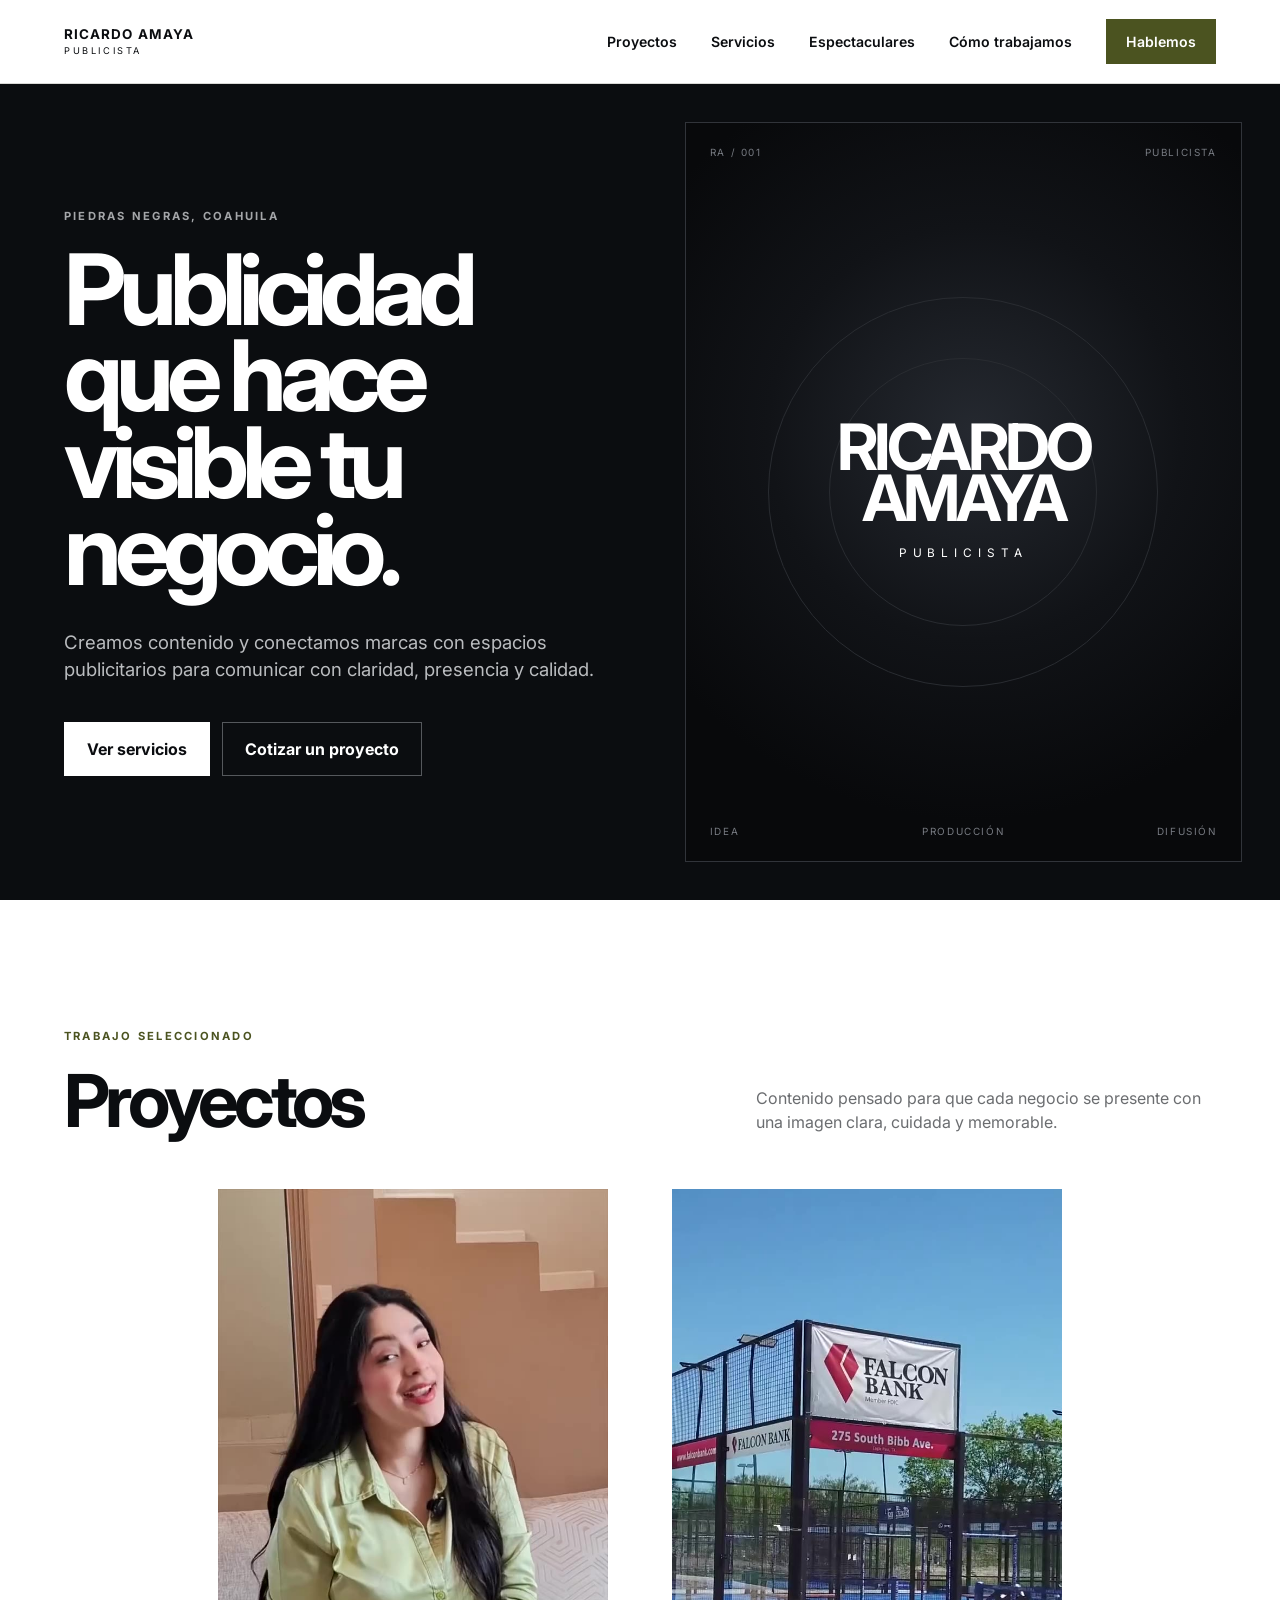
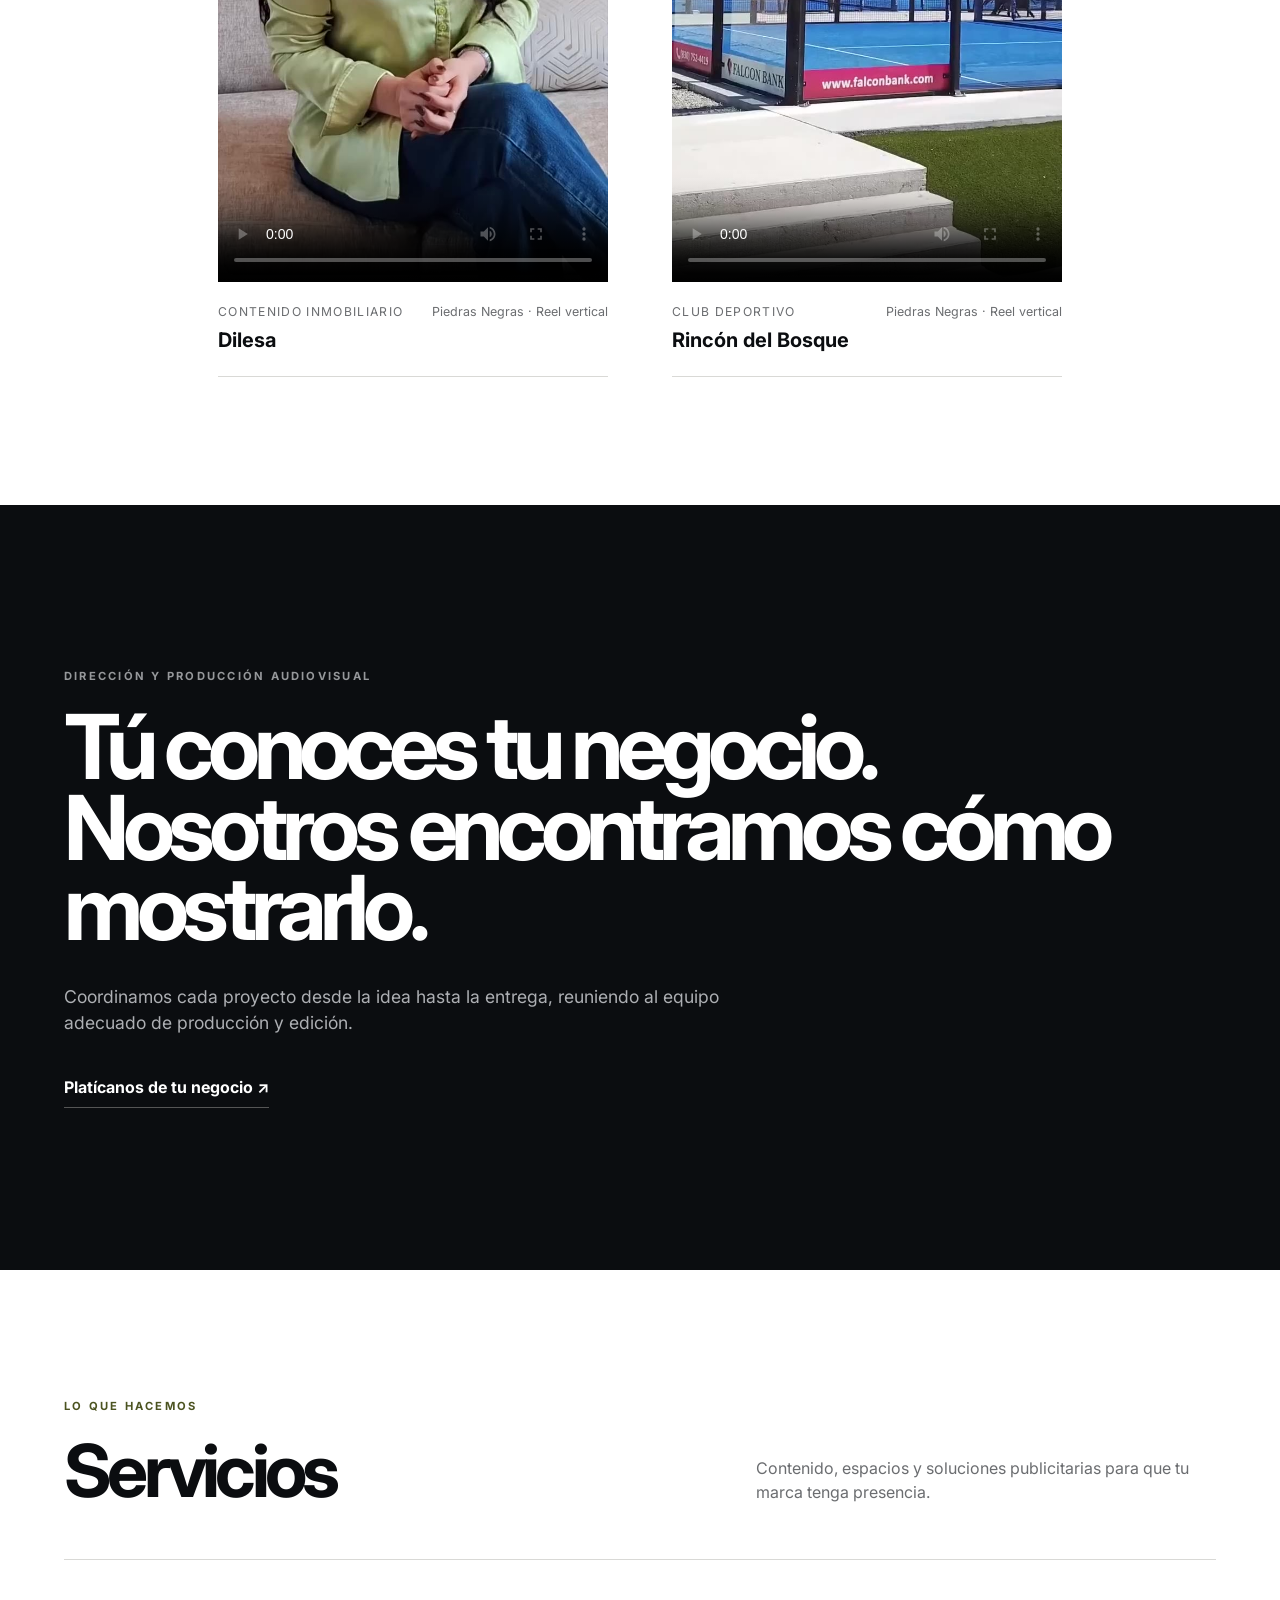
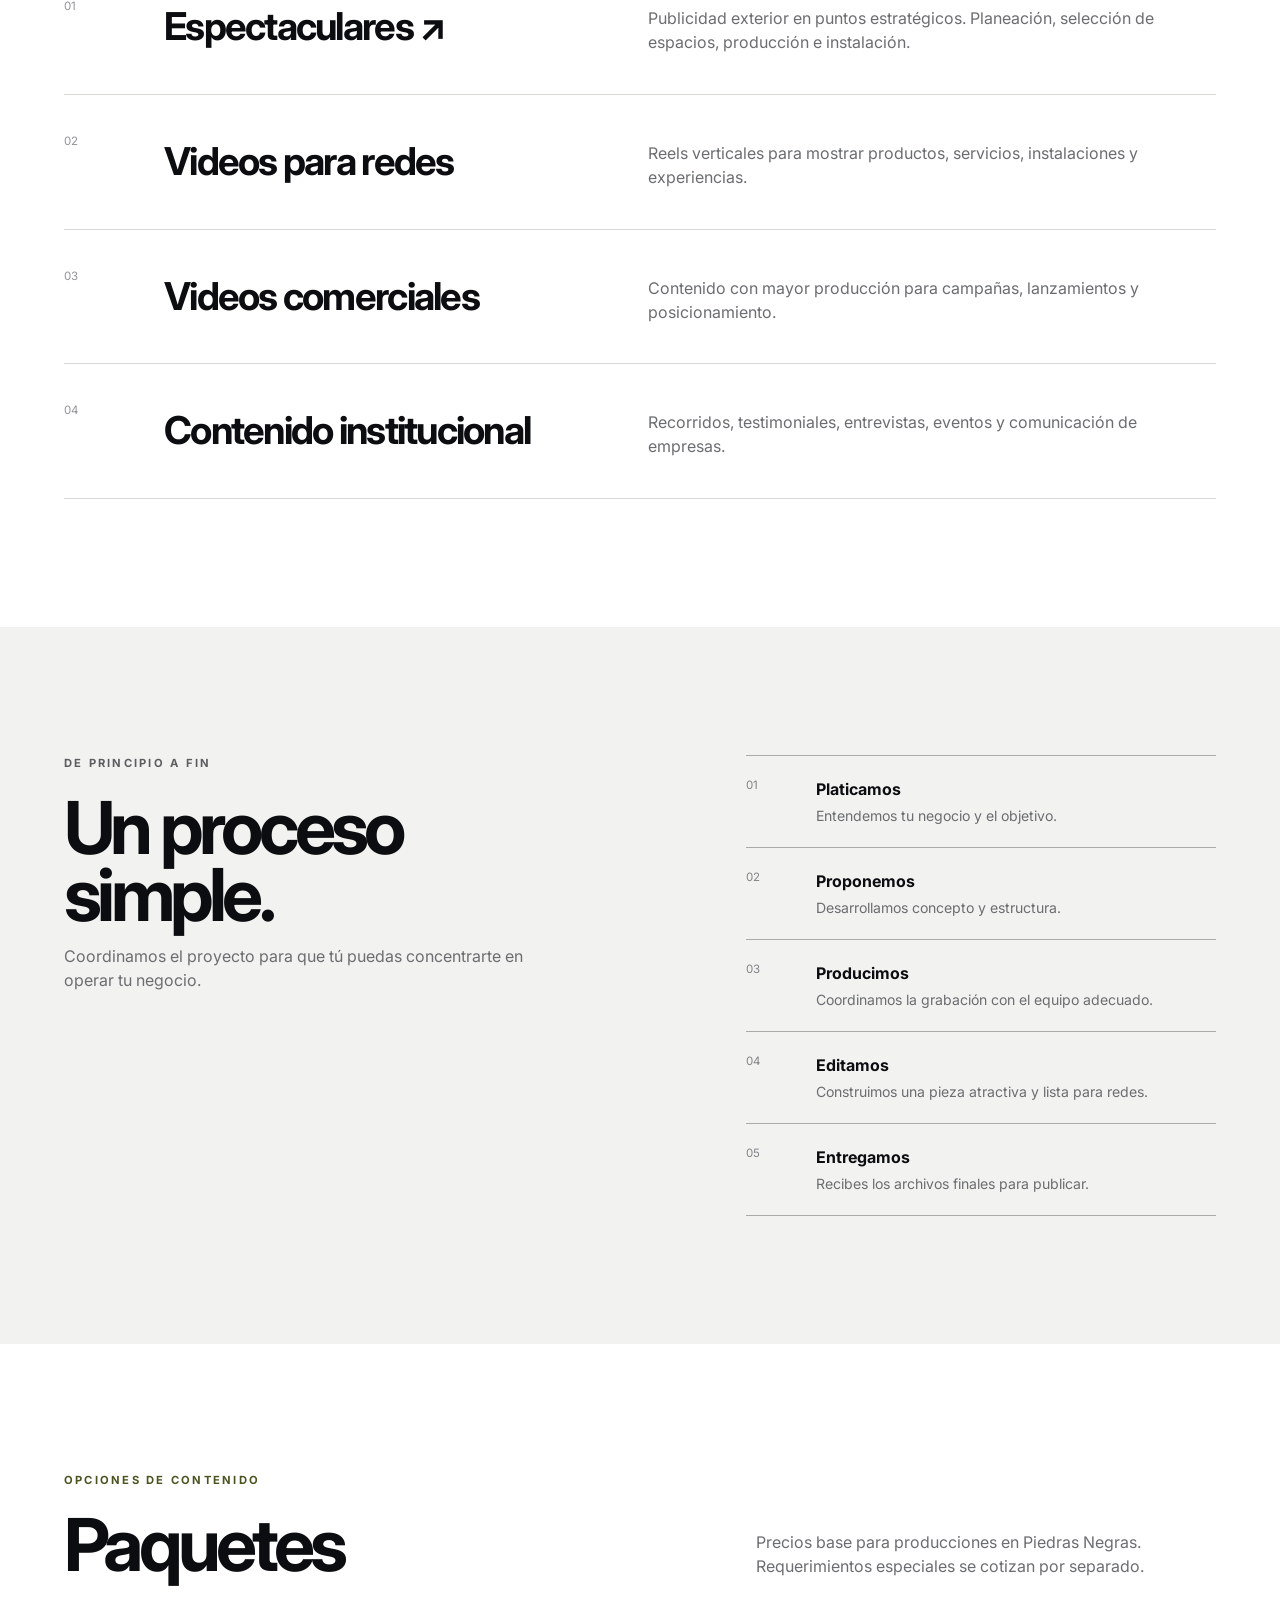
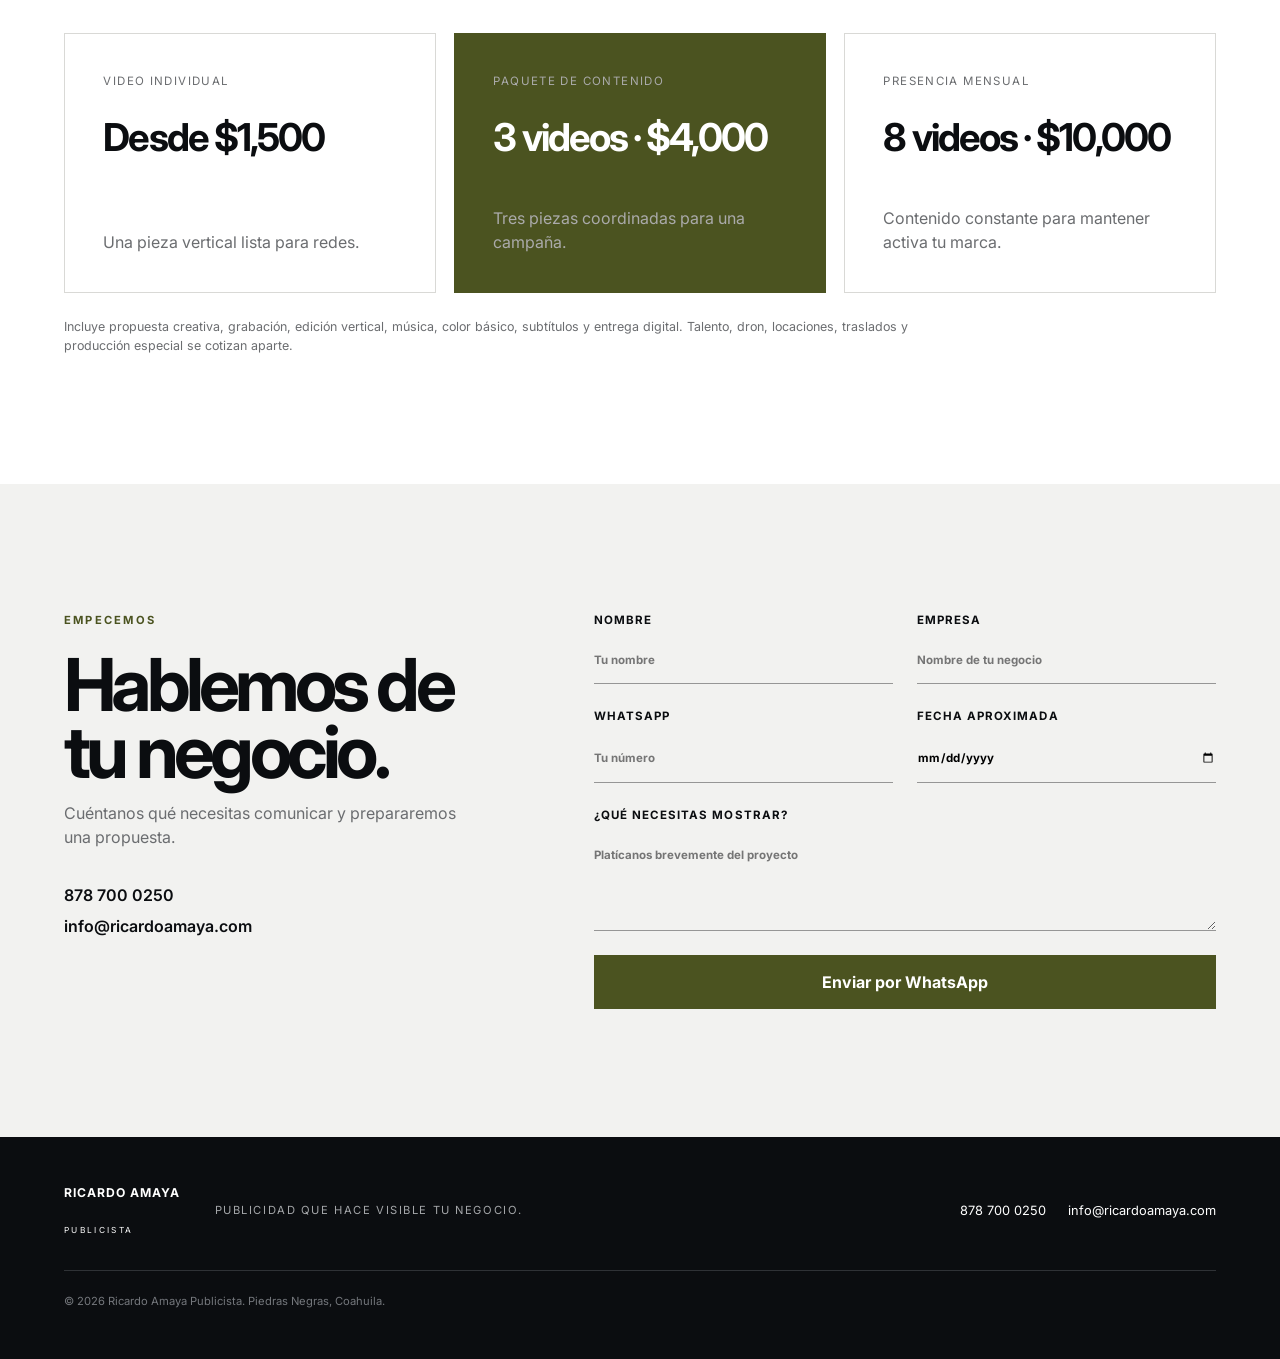
<file: index.html>
<!doctype html>
<html lang="es-MX">
<head>
  <meta charset="UTF-8"><meta name="viewport" content="width=device-width,initial-scale=1">
  <meta name="theme-color" content="#0b0d10"><meta name="description" content="Publicidad, contenido y medios para negocios, marcas y proyectos en Piedras Negras, Coahuila.">
  <meta property="og:title" content="Ricardo Amaya Publicista"><meta property="og:description" content="Ideas, contenido y espacios para hacer visible tu negocio."><meta property="og:type" content="website">
  <title>Ricardo Amaya Publicista | Publicidad y contenido</title>
  <link rel="icon" type="image/png" sizes="64x64" href="assets/icons/favicon-64.png">
  <link rel="apple-touch-icon" sizes="180x180" href="assets/icons/apple-touch-icon.png">
  <link rel="preconnect" href="https://fonts.googleapis.com"><link rel="preconnect" href="https://fonts.gstatic.com" crossorigin>
  <link href="https://fonts.googleapis.com/css2?family=Inter:wght@400;500;600;700;800&display=swap" rel="stylesheet"><link rel="stylesheet" href="styles.css"><link rel="stylesheet" href="films-overrides.css">
</head>
<body>
  <header class="site-header">
    <a class="brand brand-wordmark" href="#inicio" aria-label="Ricardo Amaya Publicista, inicio"><strong>RICARDO AMAYA</strong><span>PUBLICISTA</span></a>
    <button class="menu-button" aria-label="Abrir menú" aria-expanded="false">Menú</button>
    <nav class="nav"><a href="#proyectos">Proyectos</a><a href="#servicios">Servicios</a><a href="servicios/espectaculares.html">Espectaculares</a><a href="#proceso">Cómo trabajamos</a><a class="nav-cta" href="https://wa.me/528787000250?text=Hola%20Ricardo%2C%20quiero%20cotizar%20publicidad%20para%20mi%20negocio" target="_blank" rel="noreferrer">Hablemos</a></nav>
  </header>
  <main>
    <section class="hero" id="inicio">
      <div class="hero-copy"><p class="eyebrow">Piedras Negras, Coahuila</p><h1>Publicidad que hace visible tu negocio.</h1><p class="hero-text">Creamos contenido y conectamos marcas con espacios publicitarios para comunicar con claridad, presencia y calidad.</p><div class="hero-actions"><a class="button button-white" href="#servicios">Ver servicios</a><a class="button button-outline" href="https://wa.me/528787000250?text=Hola%20Ricardo%2C%20quiero%20cotizar%20publicidad%20para%20mi%20negocio" target="_blank" rel="noreferrer">Cotizar un proyecto</a></div></div>
      <div class="hero-reel"><div class="frame frame-top"><span>RA / 001</span><span>PUBLICISTA</span></div><div class="reel-mark reel-wordmark"><strong>RICARDO<br>AMAYA</strong><span>PUBLICISTA</span></div><div class="frame frame-bottom"><span>IDEA</span><span>PRODUCCIÓN</span><span>DIFUSIÓN</span></div></div>
    </section>
    <section class="projects section" id="proyectos">
      <div class="section-heading"><div><p class="eyebrow">Trabajo seleccionado</p><h2>Proyectos</h2></div><p>Contenido pensado para que cada negocio se presente con una imagen clara, cuidada y memorable.</p></div>
      <div class="project-grid">
        <article class="project-card"><video class="project-video" controls playsinline preload="metadata" poster="assets/posters/dilesa-casa-propia.jpg"><source src="assets/videos/dilesa-casa-propia.mp4" type="video/mp4">Tu navegador no puede reproducir este video.</video><div class="project-info"><div><p>Contenido inmobiliario</p><h3>Dilesa</h3></div><span>Piedras Negras · Reel vertical</span></div></article>
        <article class="project-card"><video class="project-video" controls playsinline preload="metadata" poster="assets/posters/rincon-del-bosque.jpg"><source src="assets/videos/rincon-del-bosque.mp4" type="video/mp4">Tu navegador no puede reproducir este video.</video><div class="project-info"><div><p>Club deportivo</p><h3>Rincón del Bosque</h3></div><span>Piedras Negras · Reel vertical</span></div></article>
      </div>
    </section>
    <section class="statement section"><p class="eyebrow eyebrow-light">Dirección y producción audiovisual</p><h2>Tú conoces tu negocio.<br>Nosotros encontramos cómo mostrarlo.</h2><p>Coordinamos cada proyecto desde la idea hasta la entrega, reuniendo al equipo adecuado de producción y edición.</p><a class="text-link" href="https://wa.me/528787000250?text=Hola%20Ricardo%2C%20quiero%20platicarte%20sobre%20mi%20negocio" target="_blank" rel="noreferrer">Platícanos de tu negocio ↗</a></section>
    <section class="services section" id="servicios">
      <div class="section-heading"><div><p class="eyebrow">Lo que hacemos</p><h2>Servicios</h2></div><p>Contenido, espacios y soluciones publicitarias para que tu marca tenga presencia.</p></div>
      <div class="service-list"><article class="service-feature"><span>01</span><h3><a href="servicios/espectaculares.html">Espectaculares ↗</a></h3><p>Publicidad exterior en puntos estratégicos. Planeación, selección de espacios, producción e instalación.</p></article><article><span>02</span><h3>Videos para redes</h3><p>Reels verticales para mostrar productos, servicios, instalaciones y experiencias.</p></article><article><span>03</span><h3>Videos comerciales</h3><p>Contenido con mayor producción para campañas, lanzamientos y posicionamiento.</p></article><article><span>04</span><h3>Contenido institucional</h3><p>Recorridos, testimoniales, entrevistas, eventos y comunicación de empresas.</p></article></div>
    </section>
    <section class="process-section section" id="proceso">
      <div class="process-intro"><p class="eyebrow">De principio a fin</p><h2>Un proceso simple.</h2><p>Coordinamos el proyecto para que tú puedas concentrarte en operar tu negocio.</p></div>
      <ol class="process"><li><span>01</span><div><strong>Platicamos</strong><p>Entendemos tu negocio y el objetivo.</p></div></li><li><span>02</span><div><strong>Proponemos</strong><p>Desarrollamos concepto y estructura.</p></div></li><li><span>03</span><div><strong>Producimos</strong><p>Coordinamos la grabación con el equipo adecuado.</p></div></li><li><span>04</span><div><strong>Editamos</strong><p>Construimos una pieza atractiva y lista para redes.</p></div></li><li><span>05</span><div><strong>Entregamos</strong><p>Recibes los archivos finales para publicar.</p></div></li></ol>
    </section>
    <section class="packages section" id="paquetes">
      <div class="section-heading"><div><p class="eyebrow">Opciones de contenido</p><h2>Paquetes</h2></div><p>Precios base para producciones en Piedras Negras. Requerimientos especiales se cotizan por separado.</p></div>
      <div class="package-grid"><article><p>Video individual</p><h3>Desde $1,500</h3><span>Una pieza vertical lista para redes.</span></article><article class="featured"><p>Paquete de contenido</p><h3>3 videos · $4,000</h3><span>Tres piezas coordinadas para una campaña.</span></article><article><p>Presencia mensual</p><h3>8 videos · $10,000</h3><span>Contenido constante para mantener activa tu marca.</span></article></div>
      <p class="package-detail">Incluye propuesta creativa, grabación, edición vertical, música, color básico, subtítulos y entrega digital. Talento, dron, locaciones, traslados y producción especial se cotizan aparte.</p>
    </section>
    <section class="contact section" id="contacto">
      <div class="contact-copy"><p class="eyebrow">Empecemos</p><h2>Hablemos de tu negocio.</h2><p>Cuéntanos qué necesitas comunicar y prepararemos una propuesta.</p><div class="contact-direct"><a href="tel:+528787000250">878 700 0250</a><a href="mailto:info@ricardoamaya.com">info@ricardoamaya.com</a></div></div>
      <form id="contact-form"><label>Nombre<input name="name" autocomplete="name" required placeholder="Tu nombre"></label><label>Empresa<input name="business" autocomplete="organization" placeholder="Nombre de tu negocio"></label><label>WhatsApp<input name="phone" autocomplete="tel" inputmode="tel" required placeholder="Tu número"></label><label>Fecha aproximada<input name="date" type="date"></label><label class="full">¿Qué necesitas mostrar?<textarea name="project" rows="4" required placeholder="Platícanos brevemente del proyecto"></textarea></label><button class="button button-dark full" type="submit">Enviar por WhatsApp</button></form>
    </section>
  </main>
  <footer><div class="footer-wordmark"><strong>RICARDO AMAYA</strong><span>PUBLICISTA</span></div><p>Publicidad que hace visible tu negocio.</p><div><a href="tel:+528787000250">878 700 0250</a><a href="mailto:info@ricardoamaya.com">info@ricardoamaya.com</a></div><small>© <span id="year"></span> Ricardo Amaya Publicista. Piedras Negras, Coahuila.</small></footer>
  <script src="app.js"></script>
</body>
</html>
</file>
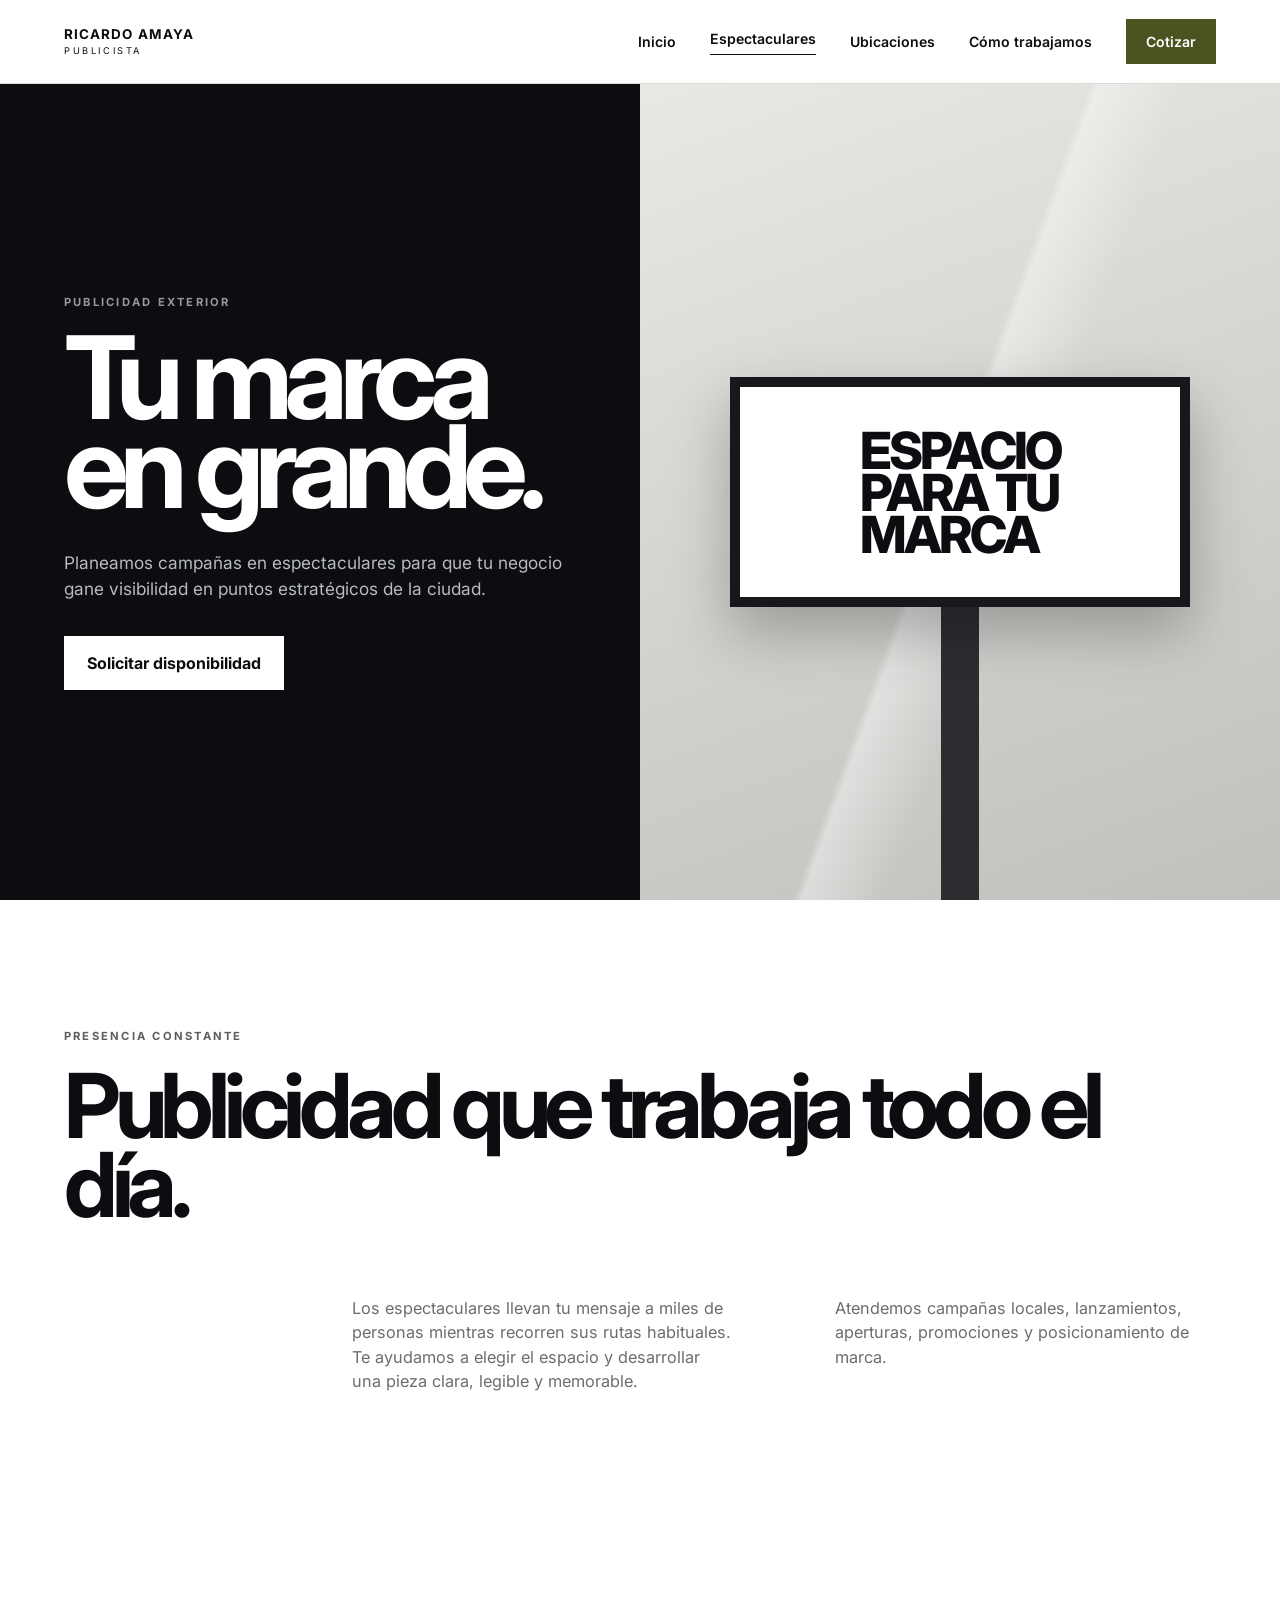
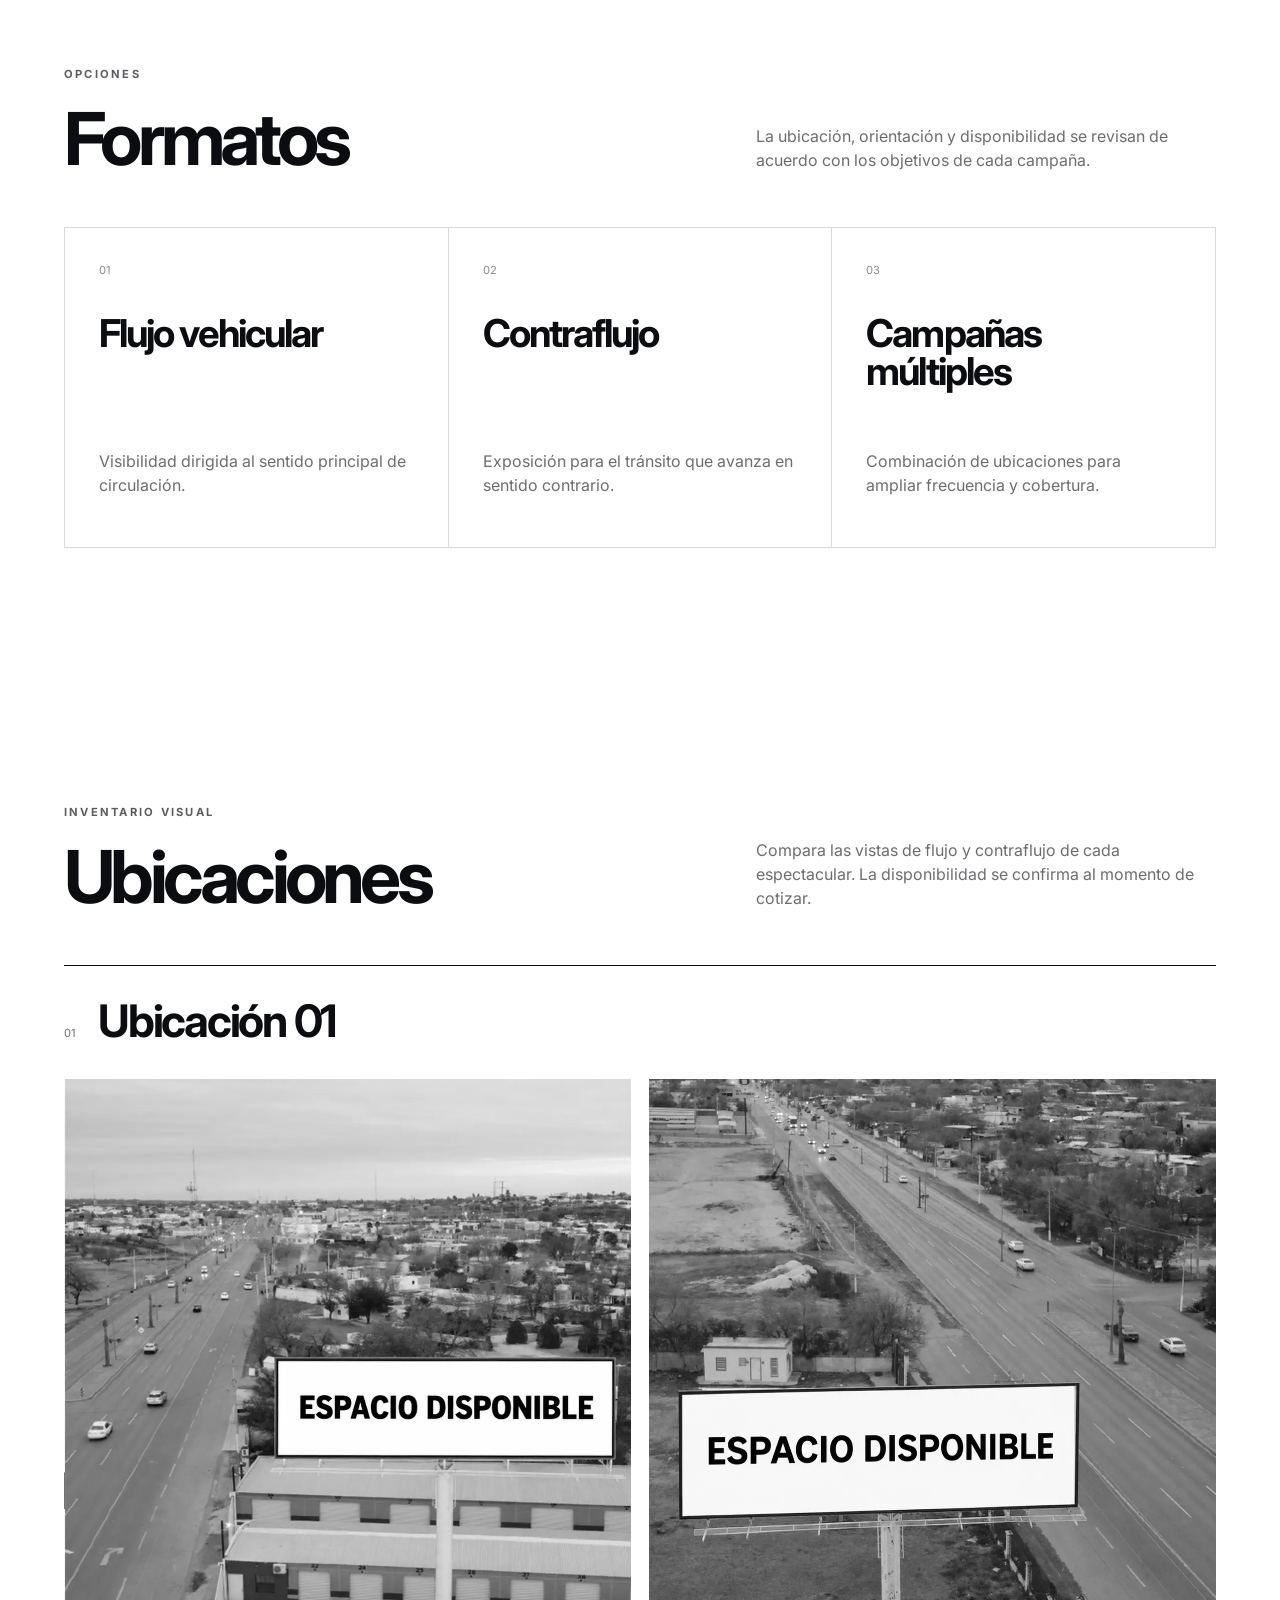
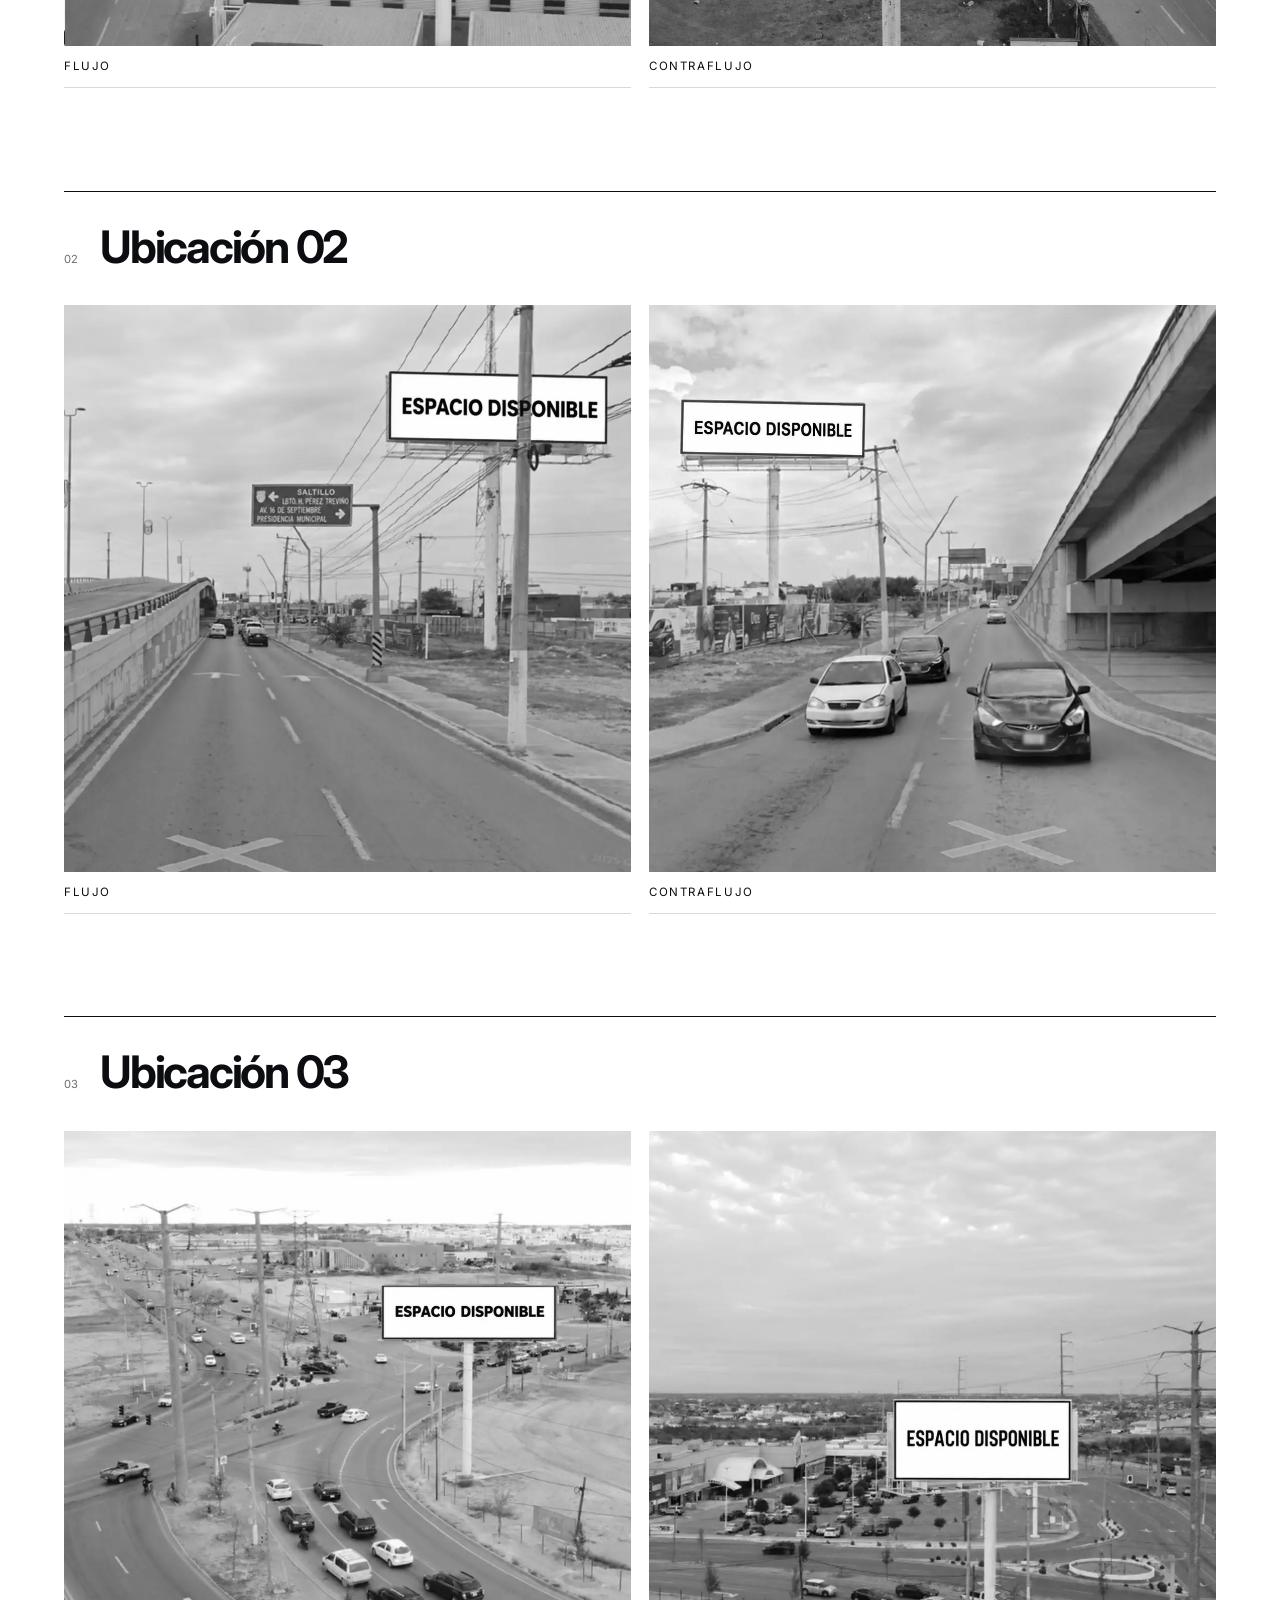
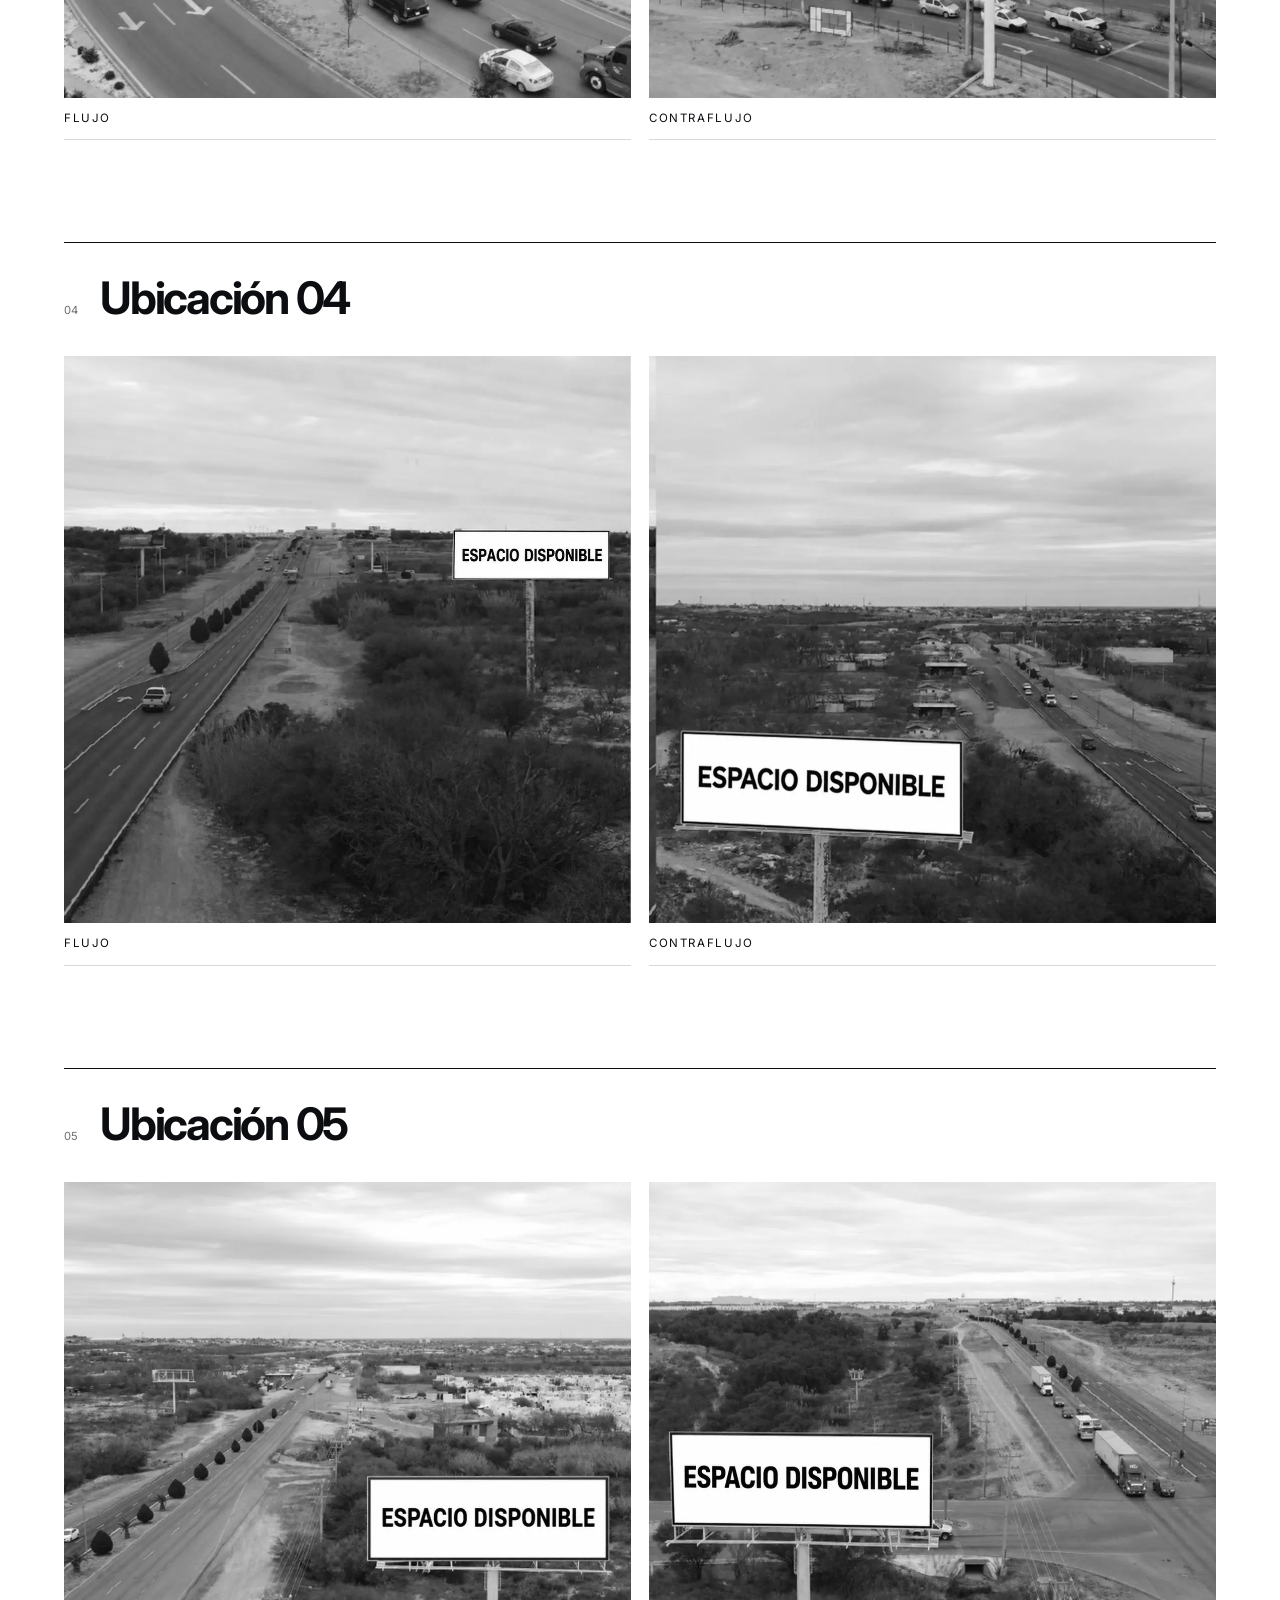
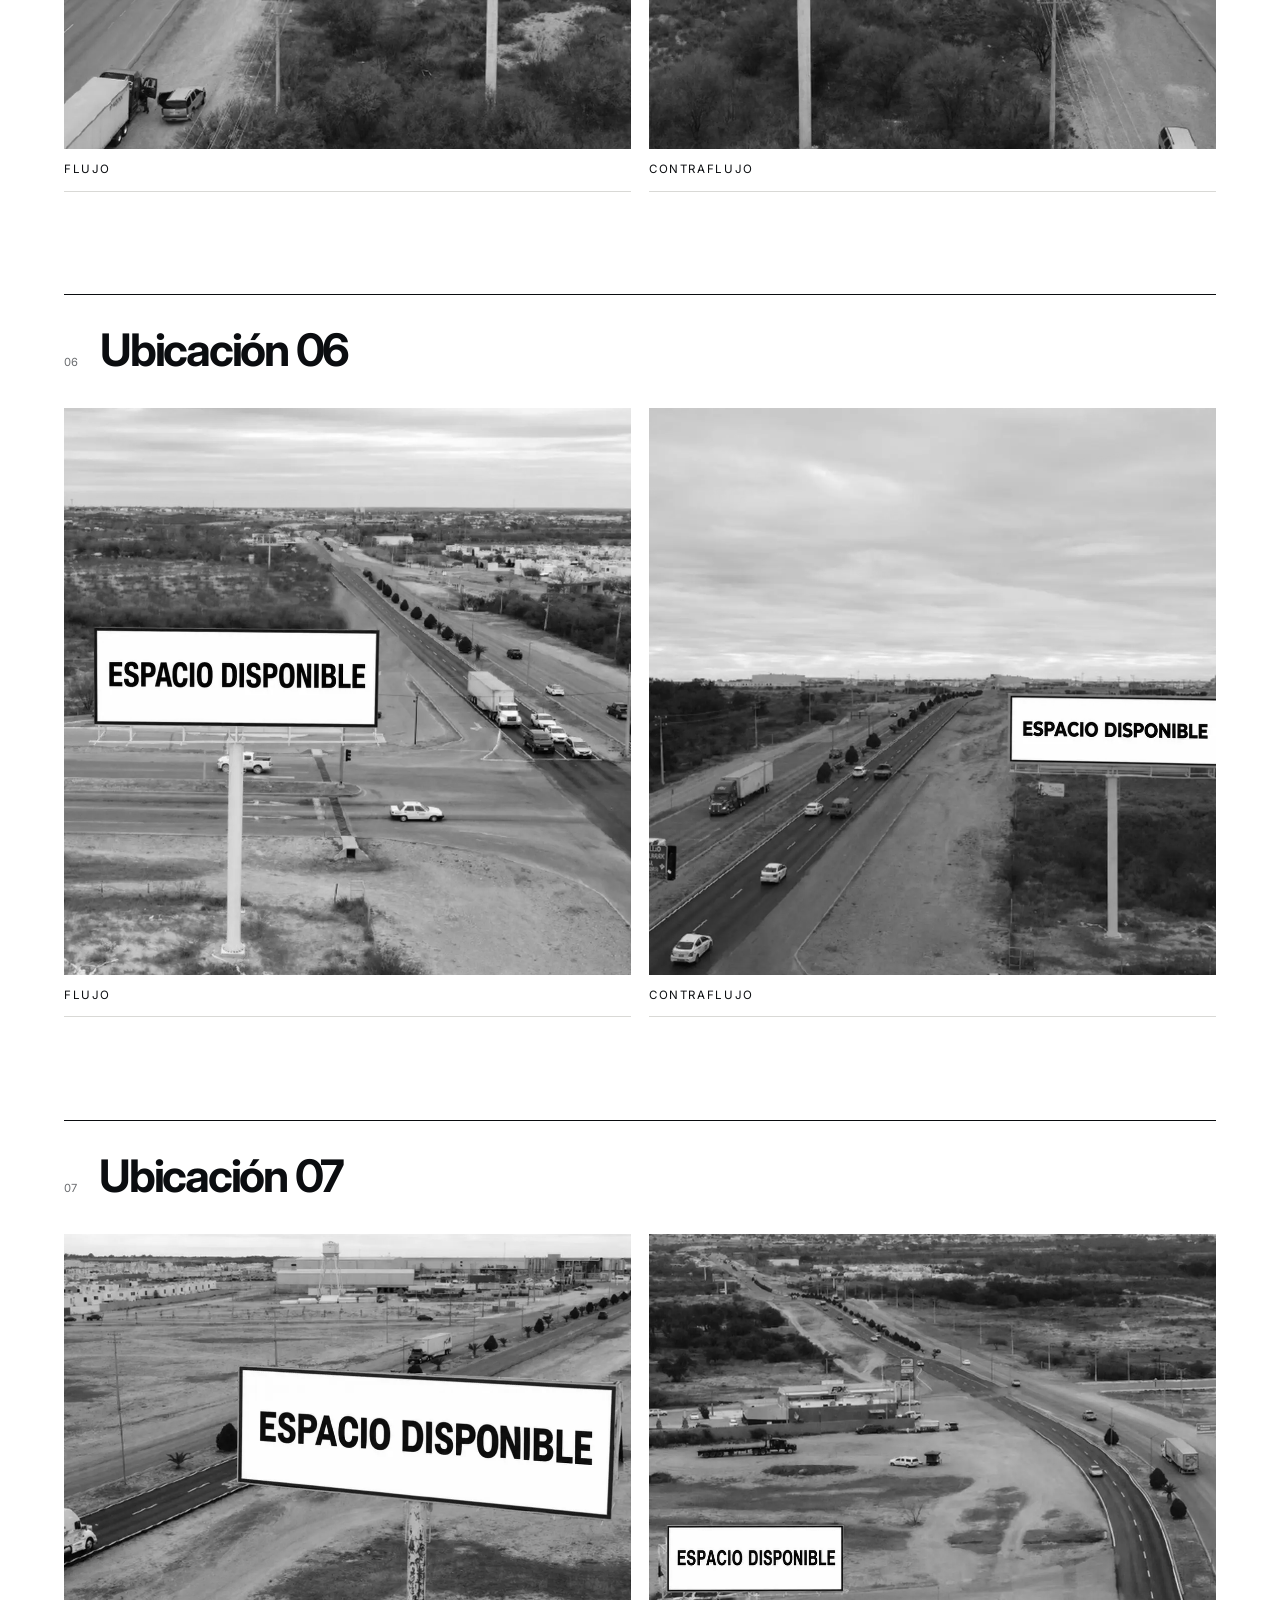
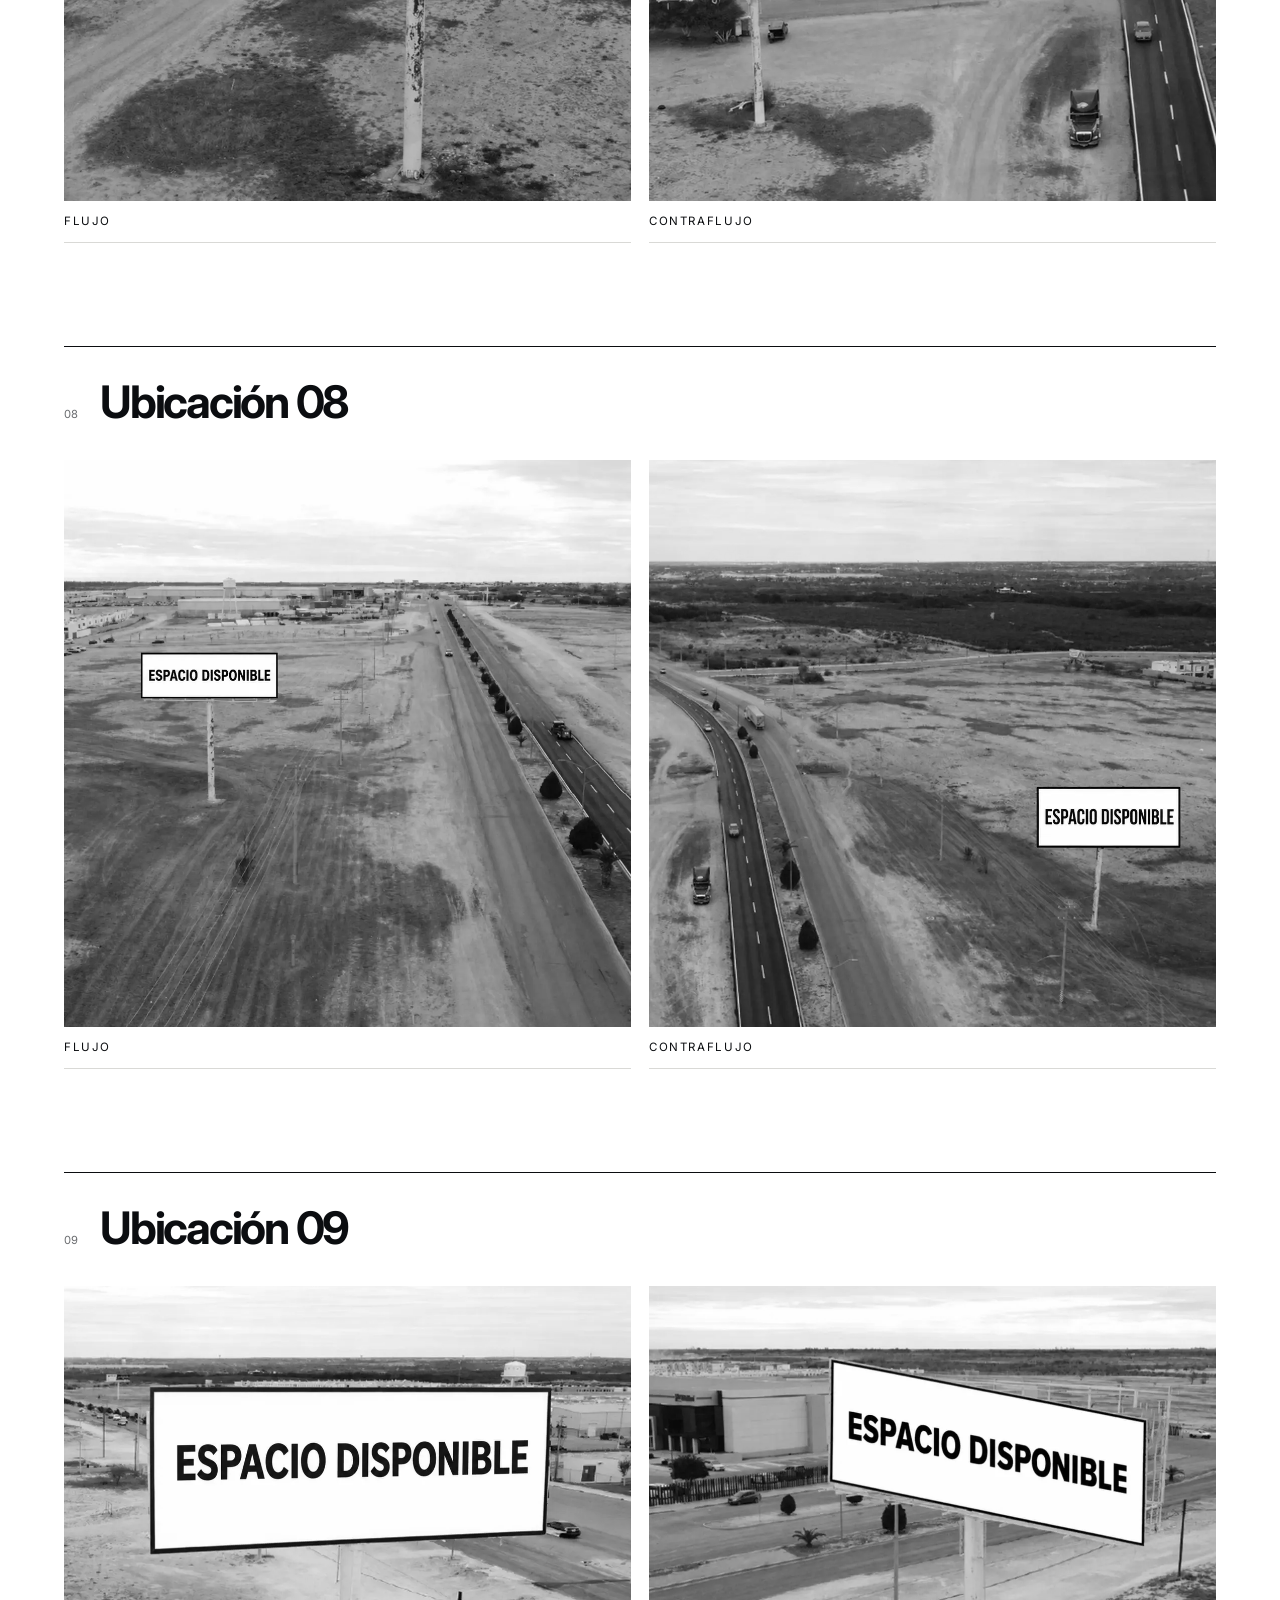
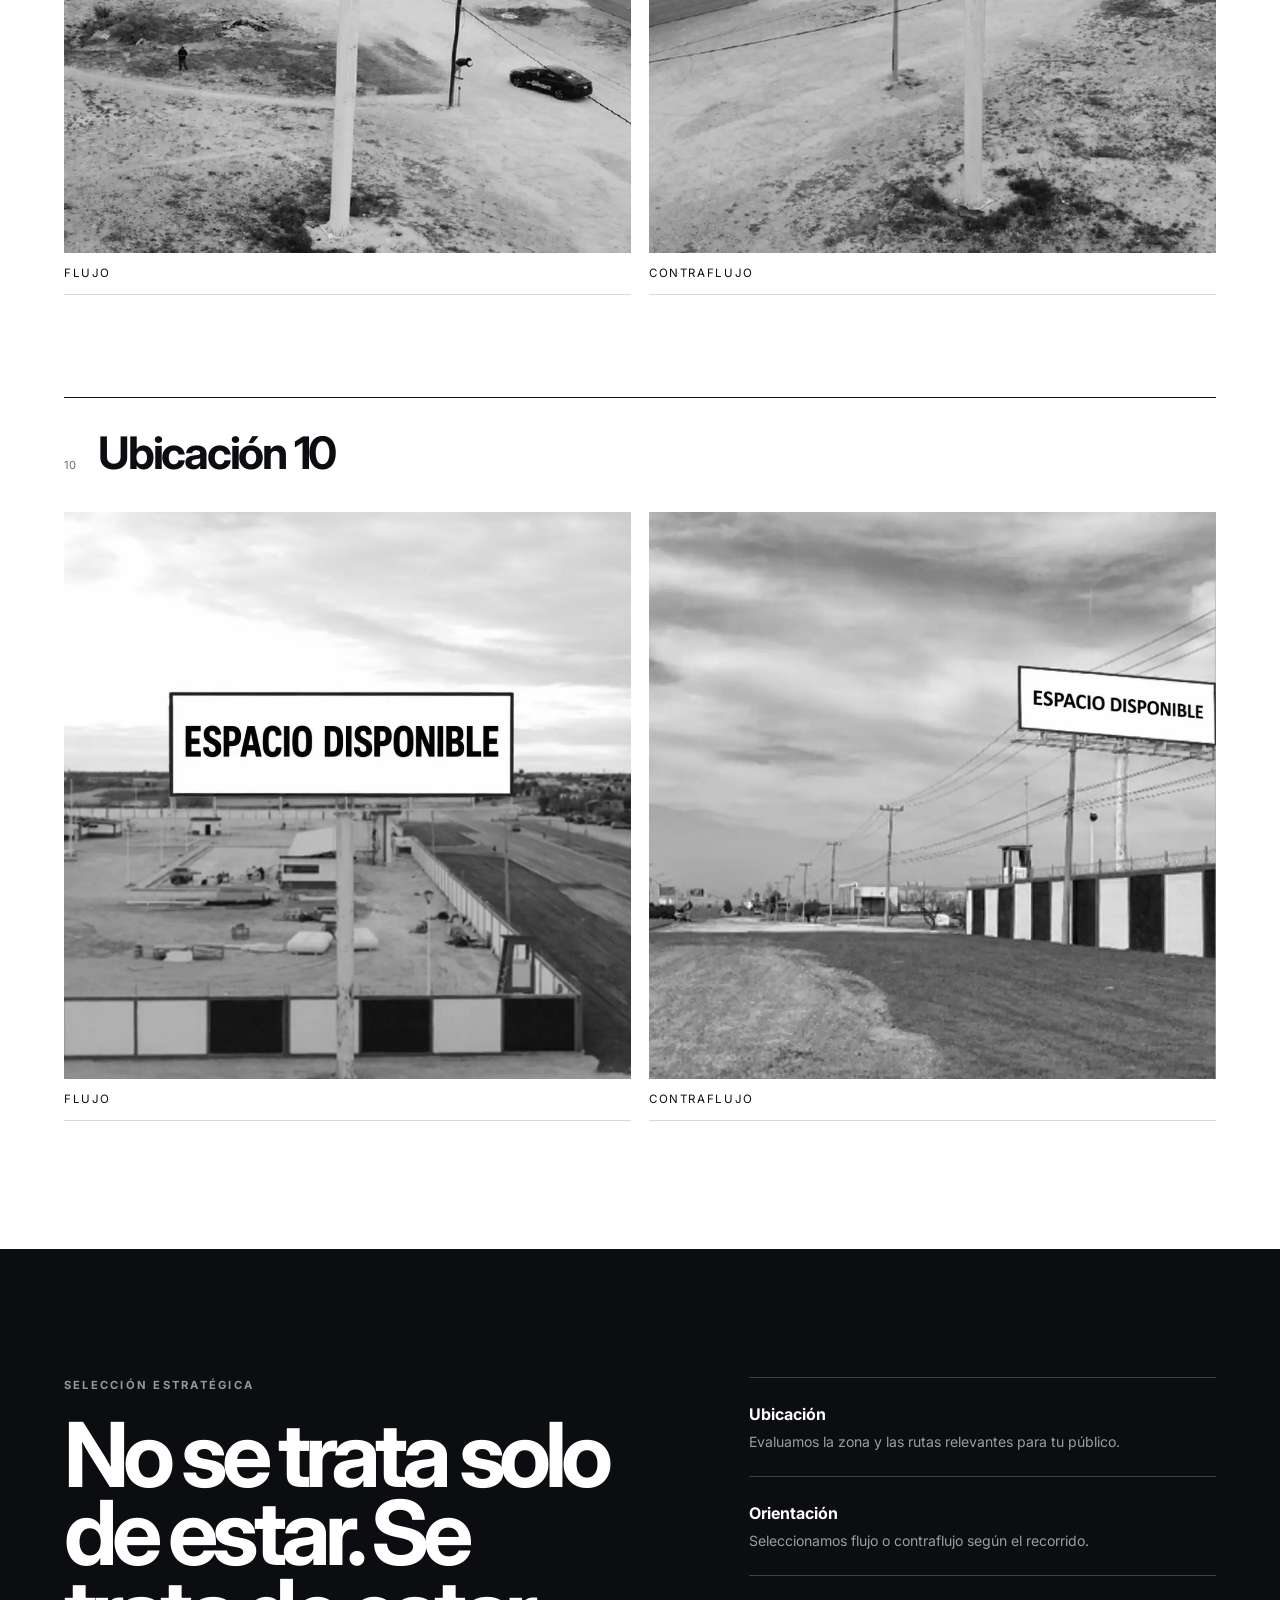
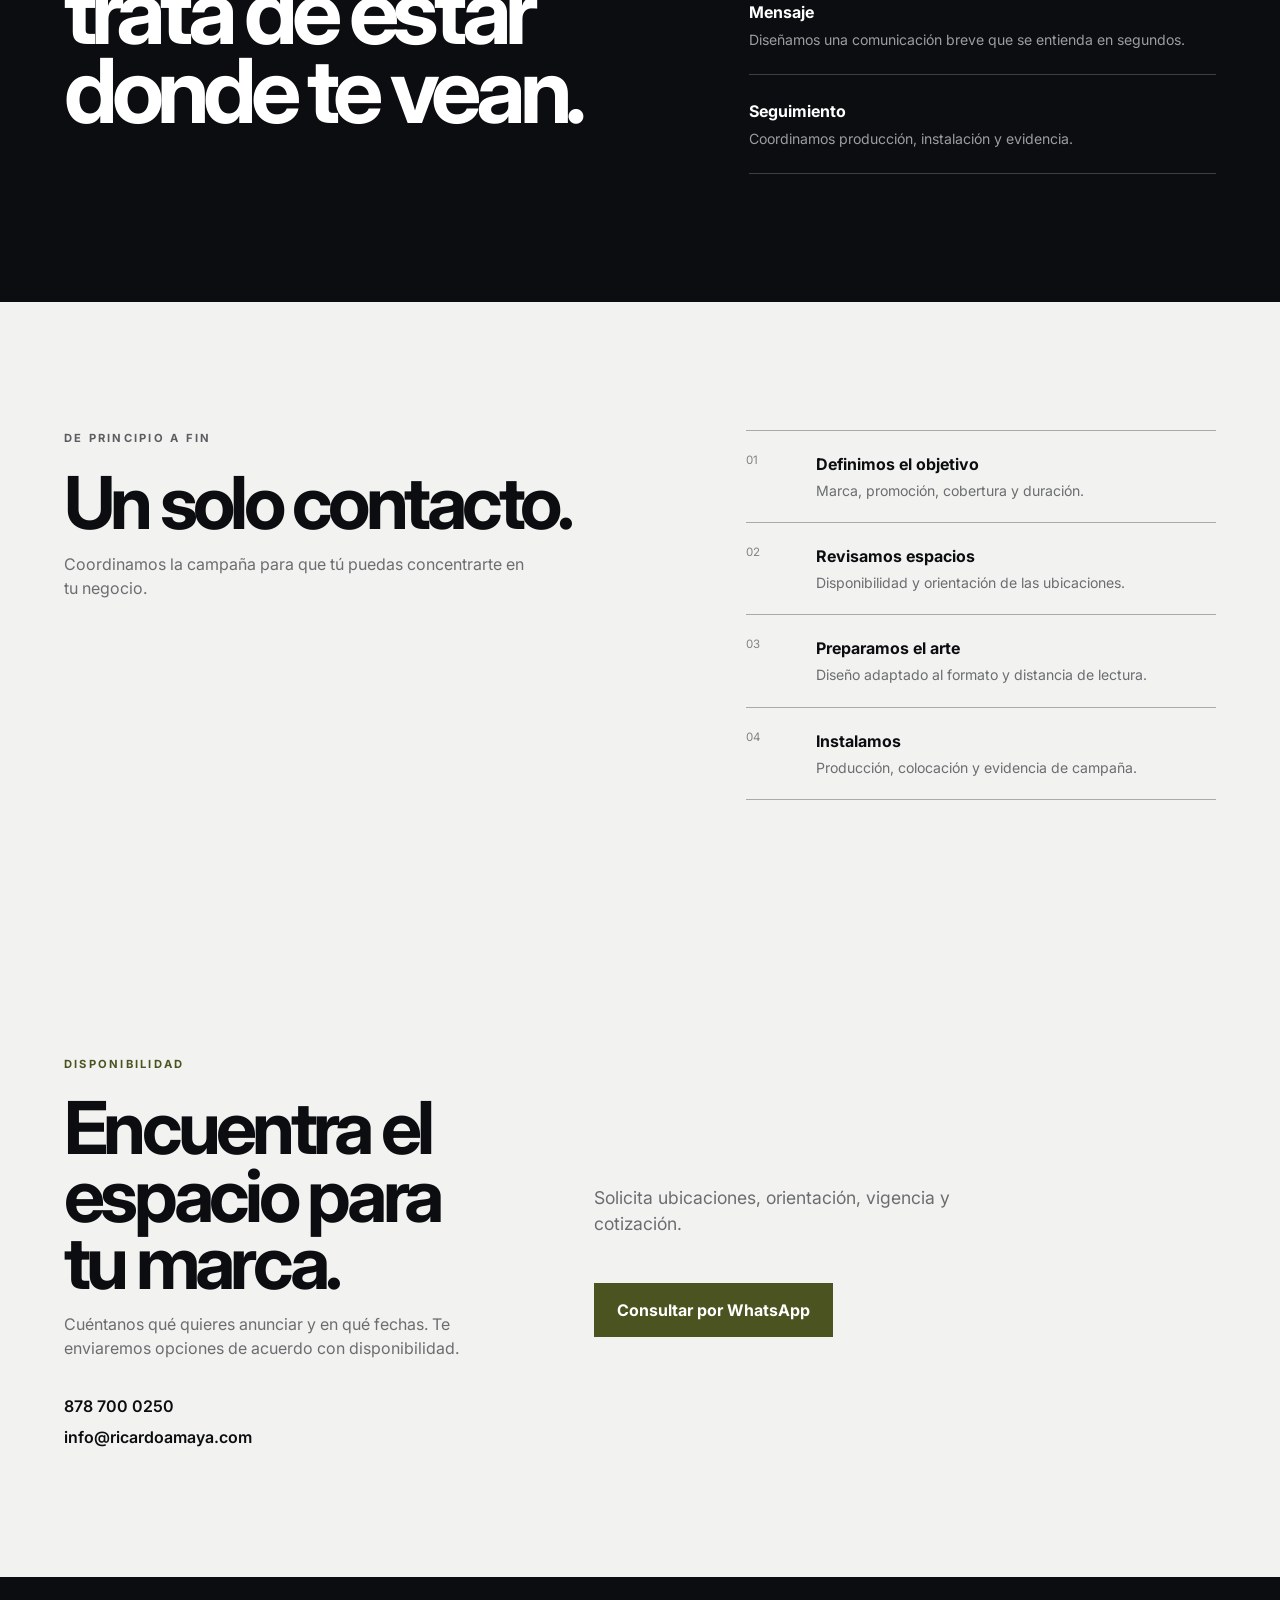
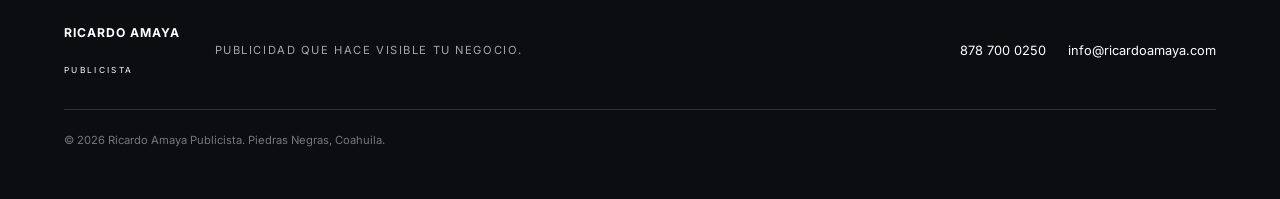
<file: servicios/espectaculares.html>
<!doctype html>
<html lang="es-MX">
<head>
  <meta charset="UTF-8"><meta name="viewport" content="width=device-width,initial-scale=1">
  <meta name="theme-color" content="#0b0d10">
  <meta name="description" content="Publicidad en espectaculares y medios exteriores en Piedras Negras. Planeación, espacios, producción e instalación.">
  <meta property="og:title" content="Espectaculares | Ricardo Amaya Publicista"><meta property="og:type" content="website">
  <title>Espectaculares | Ricardo Amaya Publicista</title>
  <link rel="icon" type="image/png" sizes="64x64" href="../assets/icons/favicon-64.png">
  <link rel="preconnect" href="https://fonts.googleapis.com"><link rel="preconnect" href="https://fonts.gstatic.com" crossorigin>
  <link href="https://fonts.googleapis.com/css2?family=Inter:wght@400;500;600;700;800&display=swap" rel="stylesheet">
  <link rel="stylesheet" href="../styles.css"><link rel="stylesheet" href="../films-overrides.css">
</head>
<body class="service-page">
  <header class="site-header">
    <a class="brand brand-wordmark" href="../index.html" aria-label="Ricardo Amaya Publicista, inicio"><strong>RICARDO AMAYA</strong><span>PUBLICISTA</span></a>
    <button class="menu-button" aria-label="Abrir menú" aria-expanded="false">Menú</button>
    <nav class="nav"><a href="../index.html">Inicio</a><a class="nav-current" href="#inicio-espectaculares" aria-current="page">Espectaculares</a><a href="#ubicaciones">Ubicaciones</a><a href="#proceso">Cómo trabajamos</a><a class="nav-cta" href="https://wa.me/528787000250?text=Hola%20Ricardo%2C%20quiero%20cotizar%20un%20espectacular" target="_blank" rel="noreferrer">Cotizar</a></nav>
  </header>
  <main>
    <section class="service-hero" id="inicio-espectaculares">
      <div><p class="eyebrow eyebrow-light">Publicidad exterior</p><h1>Tu marca<br>en grande.</h1><p>Planeamos campañas en espectaculares para que tu negocio gane visibilidad en puntos estratégicos de la ciudad.</p><a class="button button-white" href="#contacto">Solicitar disponibilidad</a></div>
      <div class="billboard-scene" aria-label="Representación de un espectacular publicitario"><div class="billboard"><span>ESPACIO<br>PARA TU<br>MARCA</span></div><div class="billboard-post"></div></div>
    </section>
    <section class="section exterior-intro">
      <p class="eyebrow">Presencia constante</p><h2>Publicidad que trabaja todo el día.</h2>
      <div class="exterior-copy"><p>Los espectaculares llevan tu mensaje a miles de personas mientras recorren sus rutas habituales. Te ayudamos a elegir el espacio y desarrollar una pieza clara, legible y memorable.</p><p>Atendemos campañas locales, lanzamientos, aperturas, promociones y posicionamiento de marca.</p></div>
    </section>
    <section class="section formats" id="formatos">
      <div class="section-heading"><div><p class="eyebrow">Opciones</p><h2>Formatos</h2></div><p>La ubicación, orientación y disponibilidad se revisan de acuerdo con los objetivos de cada campaña.</p></div>
      <div class="format-grid"><article><span>01</span><h3>Flujo vehicular</h3><p>Visibilidad dirigida al sentido principal de circulación.</p></article><article><span>02</span><h3>Contraflujo</h3><p>Exposición para el tránsito que avanza en sentido contrario.</p></article><article><span>03</span><h3>Campañas múltiples</h3><p>Combinación de ubicaciones para ampliar frecuencia y cobertura.</p></article></div>
    </section>
    <section class="section billboard-gallery-section" id="ubicaciones">
      <div class="section-heading"><div><p class="eyebrow">Inventario visual</p><h2>Ubicaciones</h2></div><p>Compara las vistas de flujo y contraflujo de cada espectacular. La disponibilidad se confirma al momento de cotizar.</p></div>
      <div class="billboard-gallery">
        <article class="location-card"><div class="location-title"><span>01</span><h3>Ubicación 01</h3></div><div class="location-views"><figure><img src="../assets/espectaculares/01-flujo.webp" alt="Vista de flujo del espectacular 01" loading="lazy"><figcaption>Flujo</figcaption></figure><figure><img src="../assets/espectaculares/01-contraflujo.webp" alt="Vista de contraflujo del espectacular 01" loading="lazy"><figcaption>Contraflujo</figcaption></figure></div></article>
        <article class="location-card"><div class="location-title"><span>02</span><h3>Ubicación 02</h3></div><div class="location-views"><figure><img src="../assets/espectaculares/02-flujo.webp" alt="Vista de flujo del espectacular 02" loading="lazy"><figcaption>Flujo</figcaption></figure><figure><img src="../assets/espectaculares/02-contraflujo.webp" alt="Vista de contraflujo del espectacular 02" loading="lazy"><figcaption>Contraflujo</figcaption></figure></div></article>
        <article class="location-card"><div class="location-title"><span>03</span><h3>Ubicación 03</h3></div><div class="location-views"><figure><img src="../assets/espectaculares/03-flujo.webp" alt="Vista de flujo del espectacular 03" loading="lazy"><figcaption>Flujo</figcaption></figure><figure><img src="../assets/espectaculares/03-contraflujo.webp" alt="Vista de contraflujo del espectacular 03" loading="lazy"><figcaption>Contraflujo</figcaption></figure></div></article>
        <article class="location-card"><div class="location-title"><span>04</span><h3>Ubicación 04</h3></div><div class="location-views"><figure><img src="../assets/espectaculares/04-flujo.webp" alt="Vista de flujo del espectacular 04" loading="lazy"><figcaption>Flujo</figcaption></figure><figure><img src="../assets/espectaculares/04-contraflujo.webp" alt="Vista de contraflujo del espectacular 04" loading="lazy"><figcaption>Contraflujo</figcaption></figure></div></article>
        <article class="location-card"><div class="location-title"><span>05</span><h3>Ubicación 05</h3></div><div class="location-views"><figure><img src="../assets/espectaculares/05-flujo.webp" alt="Vista de flujo del espectacular 05" loading="lazy"><figcaption>Flujo</figcaption></figure><figure><img src="../assets/espectaculares/05-contraflujo.webp" alt="Vista de contraflujo del espectacular 05" loading="lazy"><figcaption>Contraflujo</figcaption></figure></div></article>
        <article class="location-card"><div class="location-title"><span>06</span><h3>Ubicación 06</h3></div><div class="location-views"><figure><img src="../assets/espectaculares/06-flujo.webp" alt="Vista de flujo del espectacular 06" loading="lazy"><figcaption>Flujo</figcaption></figure><figure><img src="../assets/espectaculares/06-contraflujo.webp" alt="Vista de contraflujo del espectacular 06" loading="lazy"><figcaption>Contraflujo</figcaption></figure></div></article>
        <article class="location-card"><div class="location-title"><span>07</span><h3>Ubicación 07</h3></div><div class="location-views"><figure><img src="../assets/espectaculares/07-flujo.webp" alt="Vista de flujo del espectacular 07" loading="lazy"><figcaption>Flujo</figcaption></figure><figure><img src="../assets/espectaculares/07-contraflujo.webp" alt="Vista de contraflujo del espectacular 07" loading="lazy"><figcaption>Contraflujo</figcaption></figure></div></article>
        <article class="location-card"><div class="location-title"><span>08</span><h3>Ubicación 08</h3></div><div class="location-views"><figure><img src="../assets/espectaculares/08-flujo.webp" alt="Vista de flujo del espectacular 08" loading="lazy"><figcaption>Flujo</figcaption></figure><figure><img src="../assets/espectaculares/08-contraflujo.webp" alt="Vista de contraflujo del espectacular 08" loading="lazy"><figcaption>Contraflujo</figcaption></figure></div></article>
        <article class="location-card"><div class="location-title"><span>09</span><h3>Ubicación 09</h3></div><div class="location-views"><figure><img src="../assets/espectaculares/09-flujo.webp" alt="Vista de flujo del espectacular 09" loading="lazy"><figcaption>Flujo</figcaption></figure><figure><img src="../assets/espectaculares/09-contraflujo.webp" alt="Vista de contraflujo del espectacular 09" loading="lazy"><figcaption>Contraflujo</figcaption></figure></div></article>
        <article class="location-card"><div class="location-title"><span>10</span><h3>Ubicación 10</h3></div><div class="location-views"><figure><img src="../assets/espectaculares/10-flujo.webp" alt="Vista de flujo del espectacular 10" loading="lazy"><figcaption>Flujo</figcaption></figure><figure><img src="../assets/espectaculares/10-contraflujo.webp" alt="Vista de contraflujo del espectacular 10" loading="lazy"><figcaption>Contraflujo</figcaption></figure></div></article>
      </div>
    </section>
    <section class="section location-section">
      <div><p class="eyebrow eyebrow-light">Selección estratégica</p><h2>No se trata solo de estar. Se trata de estar donde te vean.</h2></div>
      <ul><li><strong>Ubicación</strong><span>Evaluamos la zona y las rutas relevantes para tu público.</span></li><li><strong>Orientación</strong><span>Seleccionamos flujo o contraflujo según el recorrido.</span></li><li><strong>Mensaje</strong><span>Diseñamos una comunicación breve que se entienda en segundos.</span></li><li><strong>Seguimiento</strong><span>Coordinamos producción, instalación y evidencia.</span></li></ul>
    </section>
    <section class="section process-section" id="proceso">
      <div class="process-intro"><p class="eyebrow">De principio a fin</p><h2>Un solo contacto.</h2><p>Coordinamos la campaña para que tú puedas concentrarte en tu negocio.</p></div>
      <ol class="process"><li><span>01</span><div><strong>Definimos el objetivo</strong><p>Marca, promoción, cobertura y duración.</p></div></li><li><span>02</span><div><strong>Revisamos espacios</strong><p>Disponibilidad y orientación de las ubicaciones.</p></div></li><li><span>03</span><div><strong>Preparamos el arte</strong><p>Diseño adaptado al formato y distancia de lectura.</p></div></li><li><span>04</span><div><strong>Instalamos</strong><p>Producción, colocación y evidencia de campaña.</p></div></li></ol>
    </section>
    <section class="contact service-contact section" id="contacto">
      <div class="contact-copy"><p class="eyebrow">Disponibilidad</p><h2>Encuentra el espacio para tu marca.</h2><p>Cuéntanos qué quieres anunciar y en qué fechas. Te enviaremos opciones de acuerdo con disponibilidad.</p><div class="contact-direct"><a href="tel:+528787000250">878 700 0250</a><a href="mailto:info@ricardoamaya.com">info@ricardoamaya.com</a></div></div>
      <div class="contact-action"><p>Solicita ubicaciones, orientación, vigencia y cotización.</p><a class="button button-dark" href="https://wa.me/528787000250?text=Hola%20Ricardo%2C%20quiero%20conocer%20la%20disponibilidad%20de%20espectaculares" target="_blank" rel="noreferrer">Consultar por WhatsApp</a></div>
    </section>
  </main>
  <footer><div class="footer-wordmark"><strong>RICARDO AMAYA</strong><span>PUBLICISTA</span></div><p>Publicidad que hace visible tu negocio.</p><div><a href="tel:+528787000250">878 700 0250</a><a href="mailto:info@ricardoamaya.com">info@ricardoamaya.com</a></div><small>© <span id="year"></span> Ricardo Amaya Publicista. Piedras Negras, Coahuila.</small></footer>
  <script src="../app.js"></script>
</body>
</html>
</file>
<file: styles.css>
:root{--black:#0b0d10;--white:#fff;--paper:#f2f2f0;--gray:#6b6d70;--line:#d9d9d6;--pad:clamp(20px,5vw,76px)}
*{box-sizing:border-box}html{scroll-behavior:smooth}body{margin:0;background:#fff;color:var(--black);font-family:Inter,Arial,sans-serif;line-height:1.5}a{color:inherit;text-decoration:none}button,input,textarea{font:inherit}img{max-width:100%}.site-header{height:84px;padding:0 var(--pad);display:flex;align-items:center;justify-content:space-between;border-bottom:1px solid var(--line);position:sticky;top:0;background:rgba(255,255,255,.96);backdrop-filter:blur(14px);z-index:20}.brand img{width:86px;height:60px;object-fit:contain}.nav{display:flex;align-items:center;gap:34px;font-weight:600;font-size:.88rem}.nav a:not(.nav-cta):hover{opacity:.5}.nav-cta{background:var(--black);color:#fff;padding:12px 20px}.menu-button{display:none;border:0;background:none;font-weight:700}.eyebrow{text-transform:uppercase;letter-spacing:.2em;font-weight:700;font-size:.7rem;margin:0 0 22px;color:#5b5d60}.eyebrow-light{color:#96989b}.hero{min-height:calc(100vh - 84px);display:grid;grid-template-columns:1.07fr .93fr;background:var(--black);color:#fff}.hero-copy{padding:clamp(75px,9vw,140px) var(--pad);display:flex;flex-direction:column;justify-content:center}.hero-copy .eyebrow{color:#a4a6a9}.hero h1{font-size:clamp(3.8rem,7.7vw,8.1rem);line-height:.88;letter-spacing:-.072em;margin:0 0 35px;max-width:1050px}.hero-text{font-size:clamp(1rem,1.45vw,1.22rem);max-width:650px;color:#babcbf;margin:0 0 38px}.hero-actions{display:flex;gap:12px;flex-wrap:wrap}.button{min-height:52px;padding:14px 22px;display:inline-flex;align-items:center;justify-content:center;font-weight:700;border:1px solid var(--black);cursor:pointer}.button-white{background:#fff;color:var(--black);border-color:#fff}.button-outline{background:transparent;color:#fff;border-color:#55585c}.button-dark{background:var(--black);color:#fff}.hero-reel{min-height:580px;margin:clamp(20px,3vw,48px);margin-left:0;border:1px solid #31343a;position:relative;display:grid;place-items:center;background:radial-gradient(circle at 52% 42%,#252930 0,#111317 40%,#08090b 75%);overflow:hidden}.hero-reel:before,.hero-reel:after{content:"";position:absolute;border:1px solid #292c31;width:70%;aspect-ratio:1;border-radius:50%}.hero-reel:after{width:48%}.reel-mark{width:min(48%,310px);position:relative;z-index:2}.frame{position:absolute;left:24px;right:24px;display:flex;justify-content:space-between;font-size:.62rem;letter-spacing:.16em;color:#777b82}.frame-top{top:22px}.frame-bottom{bottom:22px}.frame-bottom span{flex:1}.frame-bottom span:nth-child(2){text-align:center}.frame-bottom span:last-child{text-align:right}.section{padding:clamp(80px,10vw,150px) var(--pad)}.section-heading{display:flex;justify-content:space-between;align-items:flex-end;gap:40px;margin-bottom:55px}.section-heading h2,.contact h2,.process-intro h2{font-size:clamp(2.9rem,5.7vw,5.8rem);letter-spacing:-.065em;line-height:.92;margin:0}.section-heading>p{max-width:460px;color:var(--gray);margin:0}.project-grid{display:grid;grid-template-columns:1.15fr .85fr;gap:20px}.project-visual{aspect-ratio:4/3;position:relative;display:flex;align-items:flex-end;padding:clamp(24px,4vw,50px);overflow:hidden;color:#fff;background:var(--black)}.project-visual:before{content:"";position:absolute;inset:0;background:repeating-linear-gradient(118deg,transparent 0 45px,rgba(255,255,255,.035) 46px 47px)}.project-dilesa{background:linear-gradient(140deg,#08090b,#333 55%,#0b0d10)}.project-rincon{background:linear-gradient(140deg,#dfdfdc,#85878a 60%,#202225)}.project-visual strong{font-size:clamp(2.3rem,5vw,6rem);letter-spacing:-.06em;line-height:.85;position:relative}.project-index{position:absolute;top:24px;left:26px;font-size:.7rem;letter-spacing:.14em}.play{position:absolute;right:25px;top:21px;border:1px solid #ffffff73;width:46px;height:46px;border-radius:50%;display:grid;place-items:center;font-size:.7rem}.project-info{display:flex;justify-content:space-between;gap:24px;padding:21px 0;border-bottom:1px solid var(--line)}.project-info p{margin:0;color:var(--gray);font-size:.76rem;text-transform:uppercase;letter-spacing:.11em}.project-info h3{margin:4px 0 0;font-size:1.25rem}.project-info>span,.portfolio-note{color:var(--gray);font-size:.78rem;text-align:right}.portfolio-note{margin:25px 0 0;text-align:left}.statement{background:var(--black);color:#fff;min-height:85vh;display:flex;flex-direction:column;justify-content:center}.statement h2{font-size:clamp(3.2rem,7vw,8rem);line-height:.9;letter-spacing:-.07em;margin:0 0 35px;max-width:1400px}.statement>p:not(.eyebrow){color:#adafb3;font-size:1.1rem;max-width:660px;margin:0 0 38px}.text-link{font-weight:700;border-bottom:1px solid #555;width:max-content;padding-bottom:8px}.service-list{border-top:1px solid var(--line)}.service-list article{display:grid;grid-template-columns:70px minmax(240px,.8fr) 1fr;gap:30px;padding:38px 0;border-bottom:1px solid var(--line)}.service-list article>span{font-size:.72rem;color:#929497}.service-list h3{margin:0;font-size:clamp(1.7rem,3vw,3.1rem);letter-spacing:-.045em}.service-list p{margin:8px 0 0;color:var(--gray);max-width:540px}.process-section{background:var(--paper);display:grid;grid-template-columns:1fr .85fr;gap:clamp(60px,10vw,150px)}.process-intro>p:last-child{color:var(--gray);max-width:470px}.process{margin:0;padding:0;list-style:none;border-top:1px solid #aaa}.process li{display:grid;grid-template-columns:55px 1fr;gap:15px;padding:21px 0;border-bottom:1px solid #aaa}.process li>span{font-size:.72rem;color:#818386}.process p{margin:4px 0 0;color:var(--gray);font-size:.88rem}.package-grid{display:grid;grid-template-columns:repeat(3,1fr);gap:18px}.package-grid article{border:1px solid var(--line);padding:clamp(25px,3vw,42px);min-height:260px;display:flex;flex-direction:column}.package-grid .featured{background:var(--black);color:#fff;border-color:var(--black)}.package-grid p{font-size:.72rem;text-transform:uppercase;letter-spacing:.12em;margin:0;color:var(--gray)}.package-grid .featured p,.package-grid .featured span{color:#aaa}.package-grid h3{font-size:clamp(1.75rem,3vw,3rem);letter-spacing:-.05em;line-height:1;margin:28px 0}.package-grid span{color:var(--gray);margin-top:auto}.package-detail{color:var(--gray);font-size:.78rem;max-width:900px;margin:25px 0 0}.contact{display:grid;grid-template-columns:.8fr 1.2fr;gap:clamp(55px,9vw,130px);background:var(--paper)}.contact-copy>p:not(.eyebrow){color:var(--gray);max-width:460px}.contact-direct{display:grid;gap:7px;margin-top:34px;font-weight:600}.contact form{display:grid;grid-template-columns:1fr 1fr;gap:24px}.contact label{display:grid;gap:9px;font-size:.72rem;font-weight:700;text-transform:uppercase;letter-spacing:.09em}.contact input,.contact textarea{border:0;border-bottom:1px solid #969696;padding:14px 0;background:transparent;border-radius:0;outline:none;text-transform:none;letter-spacing:0}.contact input:focus,.contact textarea:focus{border-color:var(--black)}.full{grid-column:1/-1}footer{background:var(--black);color:#fff;padding:50px var(--pad);display:grid;grid-template-columns:auto 1fr auto;align-items:center;gap:35px}footer>img{width:92px}footer>p{text-transform:uppercase;font-size:.7rem;letter-spacing:.14em;color:#a4a6a9}footer>div{display:flex;justify-content:flex-end;gap:22px;font-size:.8rem}footer small{grid-column:1/-1;border-top:1px solid #2f3236;padding-top:22px;color:#74777c;font-size:.7rem}
@media(max-width:900px){.menu-button{display:block}.nav{position:absolute;left:0;right:0;top:84px;background:#fff;border-bottom:1px solid var(--line);padding:20px var(--pad);display:none;flex-direction:column;align-items:stretch;gap:18px}.nav.open{display:flex}.hero{grid-template-columns:1fr}.hero-copy{min-height:650px}.hero-reel{margin:0 20px 20px;min-height:560px}.project-grid,.process-section,.contact{grid-template-columns:1fr}.package-grid{grid-template-columns:1fr}.package-grid article{min-height:210px}footer{grid-template-columns:1fr}footer>div{justify-content:flex-start;flex-wrap:wrap}}@media(max-width:600px){.site-header{height:70px}.brand img{width:72px;height:50px}.nav{top:70px}.hero-copy{min-height:610px}.hero h1{font-size:clamp(3.4rem,17vw,5.6rem)}.hero-reel{min-height:440px}.hero-actions .button{width:100%}.section-heading{display:block}.section-heading>p{margin-top:20px}.project-info{display:block}.project-info>span{display:block;text-align:left;margin-top:12px}.service-list article{grid-template-columns:38px 1fr;gap:14px}.service-list article p{grid-column:2}.contact form{grid-template-columns:1fr}.contact form>*{grid-column:1/-1}.statement{min-height:75vh}footer>div{display:grid}}@media(prefers-reduced-motion:reduce){html{scroll-behavior:auto}}

/* Ricardo Amaya Publicista */
.brand-wordmark{display:grid;line-height:1}.brand-wordmark strong{font-size:.84rem;letter-spacing:.08em}.brand-wordmark span{font-size:.58rem;letter-spacing:.28em;margin-top:5px}.reel-wordmark{display:grid;text-align:center;width:auto}.reel-wordmark strong{font-size:clamp(2.8rem,5vw,5rem);line-height:.8;letter-spacing:-.07em}.reel-wordmark span{font-size:.74rem;letter-spacing:.5em;margin-top:22px}.service-feature h3 a{display:inline-block}.service-feature h3 a:hover{color:#4b5320}.footer-wordmark{display:grid!important;justify-content:start!important;line-height:1}.footer-wordmark strong{font-size:.76rem;letter-spacing:.08em}.footer-wordmark span{font-size:.52rem;letter-spacing:.28em;margin-top:5px}
.nav-current{color:#4b5320}

/* Subpágina de espectaculares */
.service-hero{min-height:calc(100vh - 84px);background:var(--black);color:#fff;display:grid;grid-template-columns:1fr 1fr;overflow:hidden}.service-hero>div:first-child{padding:clamp(80px,9vw,145px) var(--pad);display:flex;flex-direction:column;justify-content:center}.service-hero h1{font-size:clamp(4.2rem,9vw,9.5rem);line-height:.78;letter-spacing:-.075em;margin:0 0 38px}.service-hero p:not(.eyebrow){max-width:570px;color:#b8babe;font-size:1.08rem;margin:0 0 34px}.service-hero .button{width:max-content}.billboard-scene{min-height:620px;position:relative;display:grid;place-items:center;background:linear-gradient(160deg,#e8e8e4,#bfc1bd);overflow:hidden}.billboard-scene:before{content:"";position:absolute;inset:0;background:linear-gradient(110deg,transparent 0 48%,rgba(255,255,255,.4) 49%,transparent 58%)}.billboard{width:min(72%,590px);aspect-ratio:2/1;background:#4b5320;color:#fff;border:10px solid #16181b;display:grid;place-items:center;position:relative;z-index:2;box-shadow:0 25px 55px #0004}.billboard span{font-size:clamp(2rem,4vw,4.8rem);font-weight:800;line-height:.82;letter-spacing:-.055em}.billboard-post{position:absolute;width:38px;height:45%;background:#2b2d30;bottom:0}.exterior-intro h2,.location-section h2{font-size:clamp(3.4rem,7vw,7.8rem);line-height:.88;letter-spacing:-.07em;margin:0;max-width:1200px}.exterior-copy{display:grid;grid-template-columns:1fr 1fr;gap:clamp(30px,8vw,120px);margin:55px 0 0 25%;color:var(--gray);font-size:1.02rem}.format-grid{display:grid;grid-template-columns:repeat(3,1fr);border-top:1px solid var(--line);border-left:1px solid var(--line)}.format-grid article{min-height:320px;padding:34px;border-right:1px solid var(--line);border-bottom:1px solid var(--line);display:flex;flex-direction:column}.format-grid article>span{font-size:.7rem;color:#8a8c8f}.format-grid h3{font-size:clamp(1.7rem,3vw,3.2rem);letter-spacing:-.05em;line-height:1;margin:35px 0}.format-grid p{color:var(--gray);margin-top:auto}.location-section{background:var(--black);color:#fff;display:grid;grid-template-columns:1.1fr .9fr;gap:clamp(60px,9vw,140px)}.location-section ul{list-style:none;padding:0;margin:0;border-top:1px solid #3c3f43}.location-section li{padding:24px 0;border-bottom:1px solid #3c3f43;display:grid;gap:5px}.location-section li span{color:#9b9da1;font-size:.88rem}.contact-action{display:flex;flex-direction:column;justify-content:center;align-items:flex-start;gap:28px}.contact-action p{max-width:430px;color:var(--gray);font-size:1.1rem}
@media(max-width:900px){.service-hero{grid-template-columns:1fr}.service-hero>div:first-child{min-height:620px}.billboard-scene{min-height:560px}.location-section{grid-template-columns:1fr}.format-grid{grid-template-columns:1fr}.exterior-copy{margin-left:0}}@media(max-width:600px){.service-hero h1{font-size:clamp(4rem,20vw,6rem)}.billboard-scene{min-height:430px}.billboard{width:84%}.exterior-copy{grid-template-columns:1fr}.format-grid article{min-height:245px}}

/* Espectaculares: identidad monocromática y galería */
.service-feature h3 a:hover{color:inherit;opacity:.55}
.nav-current{color:var(--black);border-bottom:1px solid var(--black);padding-bottom:5px}
.billboard{background:#fff;color:var(--black)}
.billboard-gallery-section{background:#fff}
.billboard-gallery{display:grid;gap:clamp(55px,8vw,110px)}
.location-card{border-top:1px solid var(--black);padding-top:22px}
.location-title{display:flex;align-items:baseline;gap:22px;margin-bottom:24px}
.location-title span{font-size:.7rem;color:var(--gray)}
.location-title h3{margin:0;font-size:clamp(1.8rem,3.5vw,3.6rem);letter-spacing:-.05em}
.location-views{display:grid;grid-template-columns:1fr 1fr;gap:18px}
.location-views figure{margin:0}
.location-views img{display:block;width:100%;aspect-ratio:1/1;object-fit:cover;filter:grayscale(100%)}
.location-views figcaption{padding:12px 0;border-bottom:1px solid var(--line);font-size:.72rem;text-transform:uppercase;letter-spacing:.14em}
@media(max-width:600px){.location-views{grid-template-columns:1fr}}
</file>
<file: films-overrides.css>
:root {
  --military-green: #4b5320;
  --military-green-dark: #3b4219;
}

.nav-cta,
.contact .button-dark {
  background: var(--military-green);
  border-color: var(--military-green);
}

.nav-cta:hover,
.contact .button-dark:hover {
  background: var(--military-green-dark);
  border-color: var(--military-green-dark);
}

.projects .eyebrow,
.services .eyebrow,
.packages .eyebrow,
.contact .eyebrow {
  color: var(--military-green);
}

.package-grid .featured {
  background: var(--military-green);
  border-color: var(--military-green);
}

.project-grid {
  display: grid;
  grid-template-columns: repeat(2, minmax(260px, 390px));
  justify-content: center;
  gap: clamp(24px, 5vw, 70px);
}

.project-visual {
  aspect-ratio: 9 / 16;
  padding: clamp(24px, 3vw, 38px);
}

.project-visual strong {
  font-size: clamp(2.2rem, 4vw, 3.7rem);
}

.project-video {
  display: block;
  width: 100%;
  aspect-ratio: 9 / 16;
  object-fit: cover;
  background: #0b0d10;
}

@media (max-width: 700px) {
  .project-grid {
    grid-template-columns: minmax(250px, 390px);
  }
}
</file>
